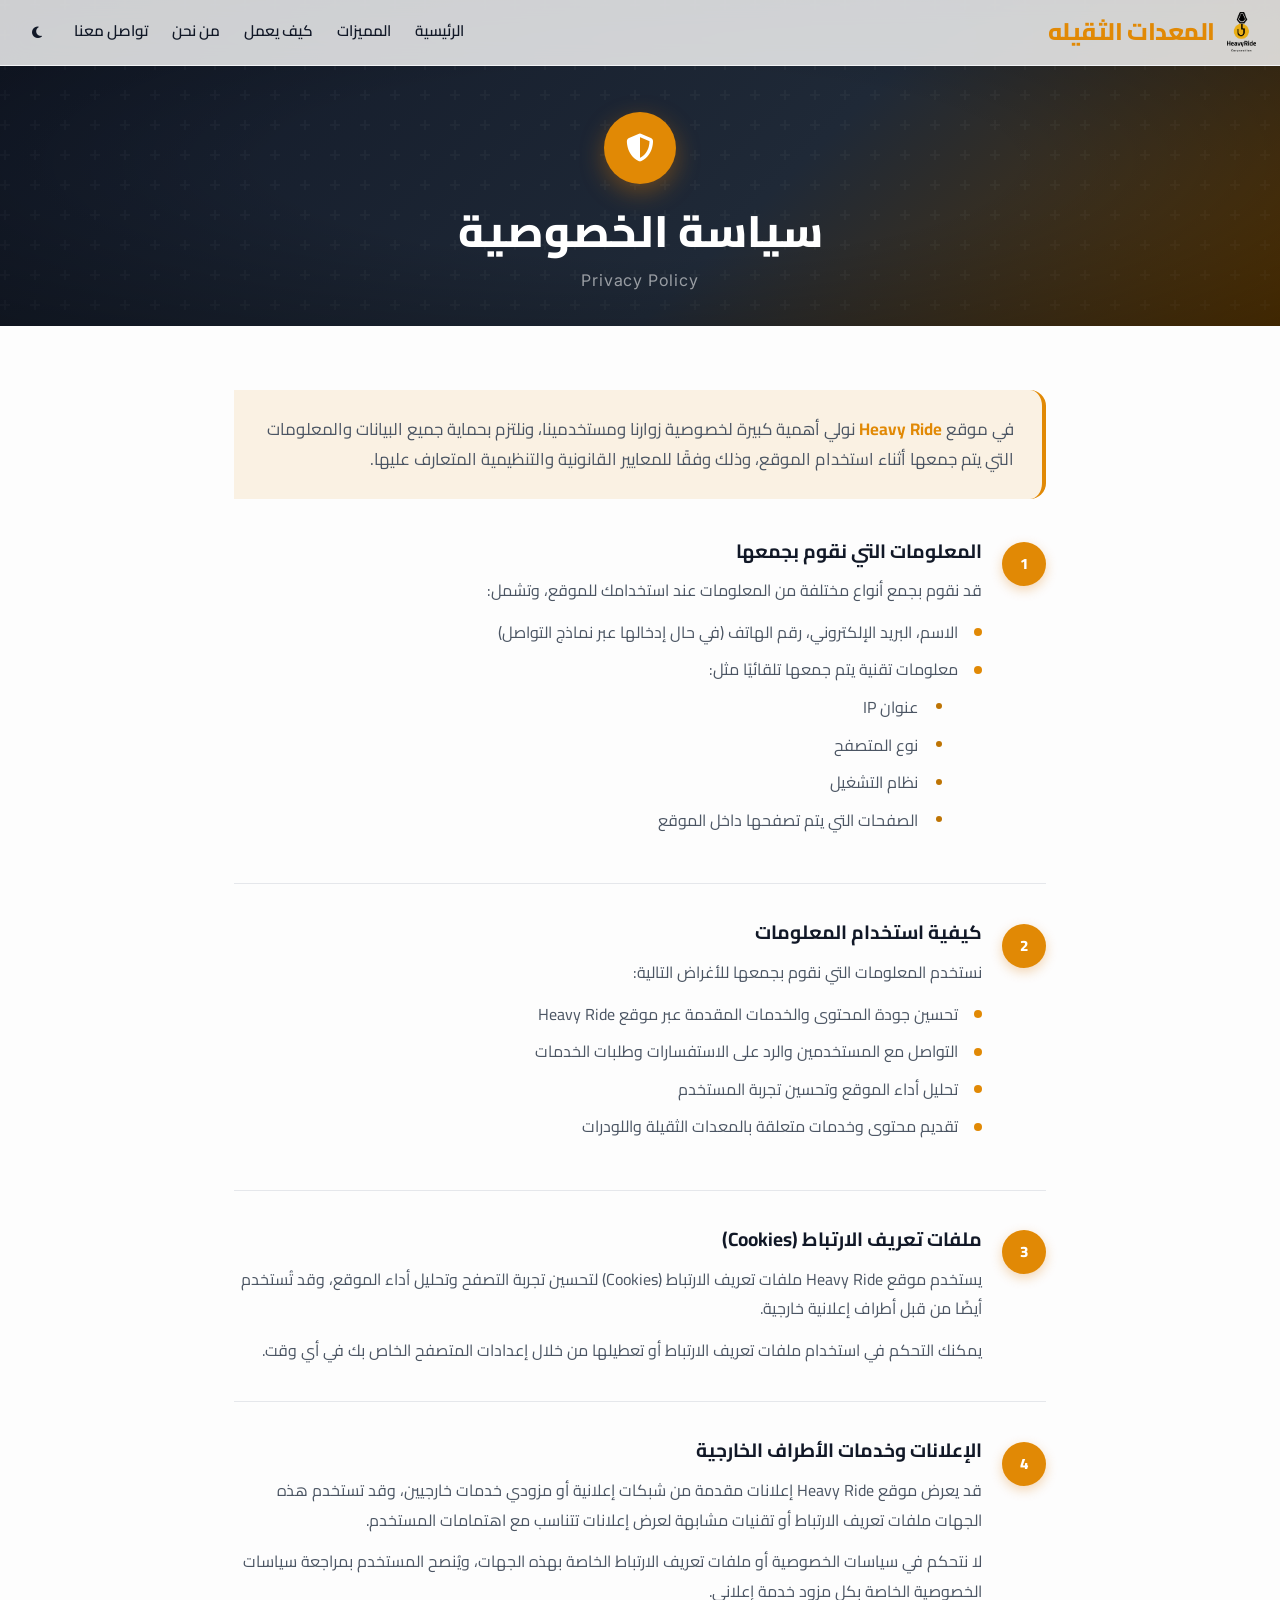
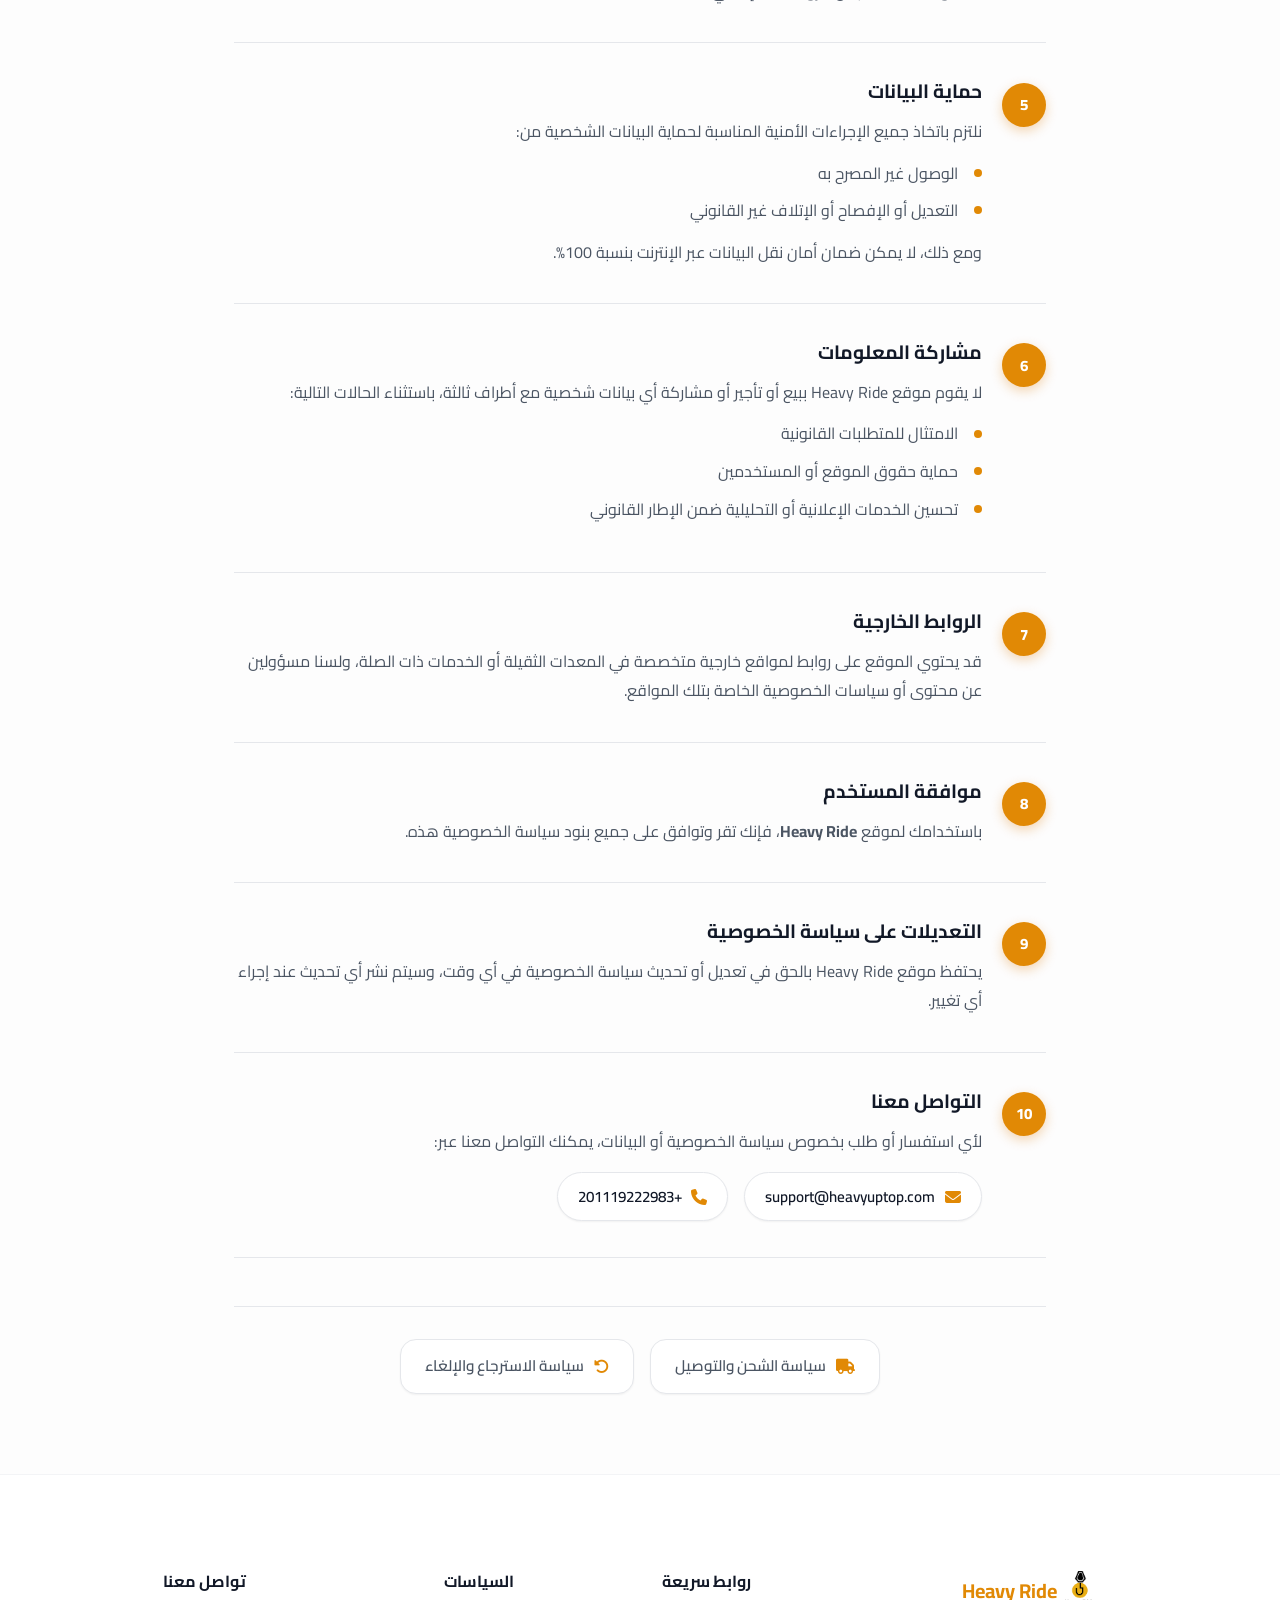
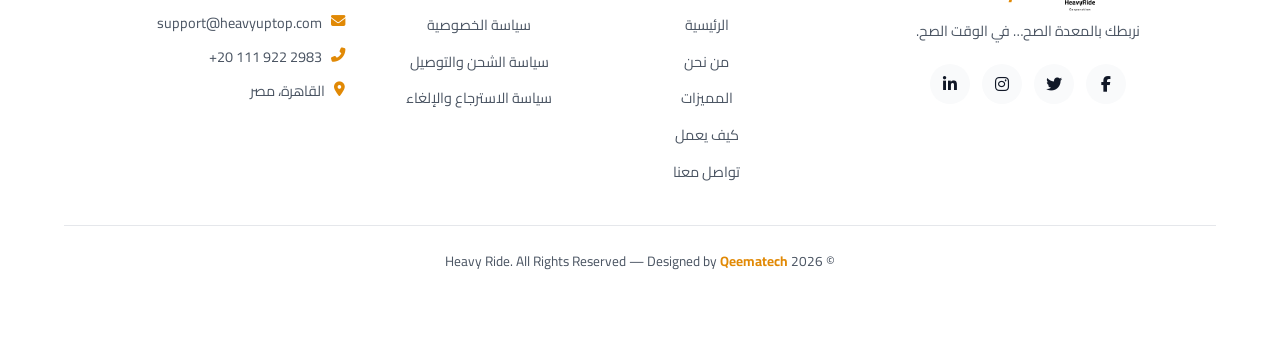
<file: privacy-policy.html>
<!DOCTYPE html>
<html lang="ar" dir="rtl">

<head>
  <meta charset="UTF-8">
  <meta name="viewport" content="width=device-width, initial-scale=1.0">
  <title>سياسة الخصوصية – Heavy Ride</title>
  <meta name="description" content="سياسة الخصوصية الخاصة بمنصة Heavy Ride لتأجير المعدات الثقيلة">
  <link rel="preconnect" href="https://fonts.googleapis.com">
  <link rel="preconnect" href="https://fonts.gstatic.com" crossorigin>
  <link href="https://fonts.googleapis.com/css2?family=Cairo:wght@400;500;600;700;800&family=Inter:wght@400;500;600;700&display=swap" rel="stylesheet">
  <link rel="stylesheet" href="https://cdnjs.cloudflare.com/ajax/libs/font-awesome/6.5.1/css/all.min.css">
  <link rel="stylesheet" href="style.css">
  <link rel="stylesheet" href="policy.css">
  <script>
    (function () {
      var t = localStorage.getItem('heavy-equip-theme');
      if (t === 'dark') document.documentElement.setAttribute('data-theme', 'dark');
    })();
  </script>
</head>

<body>
  <!-- ========== Navigation (مطابق للصفحة الرئيسية) ========== -->
  <header class="nav" id="nav">
    <div class="nav__container">
      <a href="index.html" class="nav__logo">
        <img src="img/logo.png" alt="المعدات الثقيله - المنصة الأولى لتأجير المعدات" class="nav__logo-img">
        <span>المعدات الثقيله</span>
      </a>
      <button class="nav__toggle" id="navToggle" aria-label="فتح القائمة">
        <i class="fas fa-bars"></i>
      </button>
      <nav class="nav__links" id="navLinks">
        <a href="index.html#hero">الرئيسية</a>
        <a href="index.html#benefits">المميزات</a>
        <a href="index.html#how-it-works">كيف يعمل</a>
        <a href="index.html#about">من نحن</a>
        <a href="index.html#contact">تواصل معنا</a>
        <button class="theme-toggle" id="themeToggle" aria-label="تبديل الوضع الليلي/النهاري">
          <i class="fas fa-moon" id="themeIcon"></i>
        </button>
      </nav>
    </div>
  </header>

  <!-- ========== Page Hero ========== -->
  <section class="policy-hero">
    <div class="policy-hero__overlay"></div>
    <div class="policy-hero__content">
      <div class="policy-hero__icon"><i class="fas fa-shield-alt"></i></div>
      <h1 class="policy-hero__title">سياسة الخصوصية</h1>
      <p class="policy-hero__subtitle">Privacy Policy</p>
    </div>
  </section>

  <!-- ========== Policy Content ========== -->
  <main class="policy-page">
    <div class="policy-container">

      <div class="policy-intro">
        <p>في موقع <strong>Heavy Ride</strong> نولي أهمية كبيرة لخصوصية زوارنا ومستخدمينا، ونلتزم بحماية جميع البيانات والمعلومات التي يتم جمعها أثناء استخدام الموقع، وذلك وفقًا للمعايير القانونية والتنظيمية المتعارف عليها.</p>
      </div>

      <div class="policy-section">
        <div class="policy-section__number">1</div>
        <div class="policy-section__body">
          <h2 class="policy-section__title">المعلومات التي نقوم بجمعها</h2>
          <p>قد نقوم بجمع أنواع مختلفة من المعلومات عند استخدامك للموقع، وتشمل:</p>
          <ul class="policy-list">
            <li>الاسم، البريد الإلكتروني، رقم الهاتف (في حال إدخالها عبر نماذج التواصل)</li>
            <li>معلومات تقنية يتم جمعها تلقائيًا مثل:
              <ul class="policy-list policy-list--sub">
                <li>عنوان IP</li>
                <li>نوع المتصفح</li>
                <li>نظام التشغيل</li>
                <li>الصفحات التي يتم تصفحها داخل الموقع</li>
              </ul>
            </li>
          </ul>
        </div>
      </div>

      <div class="policy-section">
        <div class="policy-section__number">2</div>
        <div class="policy-section__body">
          <h2 class="policy-section__title">كيفية استخدام المعلومات</h2>
          <p>نستخدم المعلومات التي نقوم بجمعها للأغراض التالية:</p>
          <ul class="policy-list">
            <li>تحسين جودة المحتوى والخدمات المقدمة عبر موقع Heavy Ride</li>
            <li>التواصل مع المستخدمين والرد على الاستفسارات وطلبات الخدمات</li>
            <li>تحليل أداء الموقع وتحسين تجربة المستخدم</li>
            <li>تقديم محتوى وخدمات متعلقة بالمعدات الثقيلة واللودرات</li>
          </ul>
        </div>
      </div>

      <div class="policy-section">
        <div class="policy-section__number">3</div>
        <div class="policy-section__body">
          <h2 class="policy-section__title">ملفات تعريف الارتباط (Cookies)</h2>
          <p>يستخدم موقع Heavy Ride ملفات تعريف الارتباط (Cookies) لتحسين تجربة التصفح وتحليل أداء الموقع، وقد تُستخدم أيضًا من قبل أطراف إعلانية خارجية.</p>
          <p>يمكنك التحكم في استخدام ملفات تعريف الارتباط أو تعطيلها من خلال إعدادات المتصفح الخاص بك في أي وقت.</p>
        </div>
      </div>

      <div class="policy-section">
        <div class="policy-section__number">4</div>
        <div class="policy-section__body">
          <h2 class="policy-section__title">الإعلانات وخدمات الأطراف الخارجية</h2>
          <p>قد يعرض موقع Heavy Ride إعلانات مقدمة من شبكات إعلانية أو مزودي خدمات خارجيين، وقد تستخدم هذه الجهات ملفات تعريف الارتباط أو تقنيات مشابهة لعرض إعلانات تتناسب مع اهتمامات المستخدم.</p>
          <p>لا نتحكم في سياسات الخصوصية أو ملفات تعريف الارتباط الخاصة بهذه الجهات، ويُنصح المستخدم بمراجعة سياسات الخصوصية الخاصة بكل مزود خدمة إعلاني.</p>
        </div>
      </div>

      <div class="policy-section">
        <div class="policy-section__number">5</div>
        <div class="policy-section__body">
          <h2 class="policy-section__title">حماية البيانات</h2>
          <p>نلتزم باتخاذ جميع الإجراءات الأمنية المناسبة لحماية البيانات الشخصية من:</p>
          <ul class="policy-list">
            <li>الوصول غير المصرح به</li>
            <li>التعديل أو الإفصاح أو الإتلاف غير القانوني</li>
          </ul>
          <p>ومع ذلك، لا يمكن ضمان أمان نقل البيانات عبر الإنترنت بنسبة 100%.</p>
        </div>
      </div>

      <div class="policy-section">
        <div class="policy-section__number">6</div>
        <div class="policy-section__body">
          <h2 class="policy-section__title">مشاركة المعلومات</h2>
          <p>لا يقوم موقع Heavy Ride ببيع أو تأجير أو مشاركة أي بيانات شخصية مع أطراف ثالثة، باستثناء الحالات التالية:</p>
          <ul class="policy-list">
            <li>الامتثال للمتطلبات القانونية</li>
            <li>حماية حقوق الموقع أو المستخدمين</li>
            <li>تحسين الخدمات الإعلانية أو التحليلية ضمن الإطار القانوني</li>
          </ul>
        </div>
      </div>

      <div class="policy-section">
        <div class="policy-section__number">7</div>
        <div class="policy-section__body">
          <h2 class="policy-section__title">الروابط الخارجية</h2>
          <p>قد يحتوي الموقع على روابط لمواقع خارجية متخصصة في المعدات الثقيلة أو الخدمات ذات الصلة، ولسنا مسؤولين عن محتوى أو سياسات الخصوصية الخاصة بتلك المواقع.</p>
        </div>
      </div>

      <div class="policy-section">
        <div class="policy-section__number">8</div>
        <div class="policy-section__body">
          <h2 class="policy-section__title">موافقة المستخدم</h2>
          <p>باستخدامك لموقع <strong>Heavy Ride</strong>، فإنك تقر وتوافق على جميع بنود سياسة الخصوصية هذه.</p>
        </div>
      </div>

      <div class="policy-section">
        <div class="policy-section__number">9</div>
        <div class="policy-section__body">
          <h2 class="policy-section__title">التعديلات على سياسة الخصوصية</h2>
          <p>يحتفظ موقع Heavy Ride بالحق في تعديل أو تحديث سياسة الخصوصية في أي وقت، وسيتم نشر أي تحديث عند إجراء أي تغيير.</p>
        </div>
      </div>

      <div class="policy-section">
        <div class="policy-section__number">10</div>
        <div class="policy-section__body">
          <h2 class="policy-section__title">التواصل معنا</h2>
          <p>لأي استفسار أو طلب بخصوص سياسة الخصوصية أو البيانات، يمكنك التواصل معنا عبر:</p>
          <div class="policy-contact">
            <a href="mailto:support@heavyuptop.com" class="policy-contact__item">
              <i class="fas fa-envelope"></i>
              <span>support@heavyuptop.com</span>
            </a>
            <a href="tel:+201119222983" class="policy-contact__item">
              <i class="fas fa-phone"></i>
              <span>+201119222983</span>
            </a>
          </div>
        </div>
      </div>

      <div class="policy-nav-links">
        <a href="shipping-policy.html" class="policy-nav-link">
          <i class="fas fa-truck"></i>
          سياسة الشحن والتوصيل
        </a>
        <a href="refund-policy.html" class="policy-nav-link">
          <i class="fas fa-undo-alt"></i>
          سياسة الاسترجاع والإلغاء
        </a>
      </div>

    </div>
  </main>

  <!-- ========== Footer ========== -->
  <footer class="footer">
    <div class="footer__container footer__container--full">
      <div class="footer__top">
        <div class="footer__brand">
          <a href="index.html" class="footer__logo">
            <img src="img/logo.png" alt="Heavy Ride" class="nav__logo-img">
            <span>Heavy Ride</span>
          </a>
          <p class="footer__tagline">نربطك بالمعدة الصح… في الوقت الصح.</p>
          <div class="footer__social">
            <a href="#" class="footer__social-link" aria-label="فيسبوك"><i class="fab fa-facebook-f"></i></a>
            <a href="#" class="footer__social-link" aria-label="تويتر"><i class="fab fa-twitter"></i></a>
            <a href="#" class="footer__social-link" aria-label="انستغرام"><i class="fab fa-instagram"></i></a>
            <a href="#" class="footer__social-link" aria-label="لينكد إن"><i class="fab fa-linkedin-in"></i></a>
          </div>
        </div>

        <div class="footer__col">
          <h4 class="footer__col-title">روابط سريعة</h4>
          <ul class="footer__col-links">
            <li><a href="index.html#hero">الرئيسية</a></li>
            <li><a href="index.html#about">من نحن</a></li>
            <li><a href="index.html#benefits">المميزات</a></li>
            <li><a href="index.html#how-it-works">كيف يعمل</a></li>
            <li><a href="index.html#contact">تواصل معنا</a></li>
          </ul>
        </div>

        <div class="footer__col">
          <h4 class="footer__col-title">السياسات</h4>
          <ul class="footer__col-links">
            <li><a href="privacy-policy.html">سياسة الخصوصية</a></li>
            <li><a href="shipping-policy.html">سياسة الشحن والتوصيل</a></li>
            <li><a href="refund-policy.html">سياسة الاسترجاع والإلغاء</a></li>
          </ul>
        </div>

        <div class="footer__col">
          <h4 class="footer__col-title">تواصل معنا</h4>
          <ul class="footer__col-links footer__col-links--contact">
            <li>
              <i class="fas fa-envelope"></i>
              <a href="mailto:support@heavyuptop.com">support@heavyuptop.com</a>
            </li>
            <li>
              <i class="fas fa-phone-alt"></i>
              <a href="tel:+201119222983" dir="ltr">+20 111 922 2983</a>
            </li>
            <li>
              <i class="fas fa-map-marker-alt"></i>
              <span>القاهرة، مصر</span>
            </li>
          </ul>
        </div>
      </div>

      <div class="footer__bottom">
        <p class="footer__copy">
          &copy; <span id="year"></span> Heavy Ride. All Rights Reserved &mdash; Designed by <a
            href="http://www.qeematech.net/" rel="dofollow" style="color: var(--primary); font-weight: 700;">Qeematech</a>
        </p>
      </div>
    </div>
  </footer>

  <script>
    document.getElementById('year').textContent = new Date().getFullYear();

    const navToggle = document.getElementById('navToggle');
    const navLinks = document.getElementById('navLinks');
    navToggle.addEventListener('click', () => {
      navLinks.classList.toggle('is-open');
      const isOpen = navLinks.classList.contains('is-open');
      navToggle.setAttribute('aria-label', isOpen ? 'إغلاق القائمة' : 'فتح القائمة');
      navToggle.querySelector('i').className = isOpen ? 'fas fa-times' : 'fas fa-bars';
    });
    navLinks.querySelectorAll('a').forEach(a => {
      a.addEventListener('click', () => {
        navLinks.classList.remove('is-open');
        navToggle.querySelector('i').className = 'fas fa-bars';
        navToggle.setAttribute('aria-label', 'فتح القائمة');
      });
    });

    const themeToggle = document.getElementById('themeToggle');
    const themeIcon = document.getElementById('themeIcon');
    function applyTheme(t) {
      if (t === 'dark') {
        document.documentElement.setAttribute('data-theme', 'dark');
        themeIcon.className = 'fas fa-sun';
      } else {
        document.documentElement.removeAttribute('data-theme');
        themeIcon.className = 'fas fa-moon';
      }
    }
    applyTheme(localStorage.getItem('heavy-equip-theme') || 'light');
    themeToggle.addEventListener('click', () => {
      const isDark = document.documentElement.getAttribute('data-theme') === 'dark';
      const next = isDark ? 'light' : 'dark';
      localStorage.setItem('heavy-equip-theme', next);
      applyTheme(next);
    });
  </script>
</body>

</html>
</file>
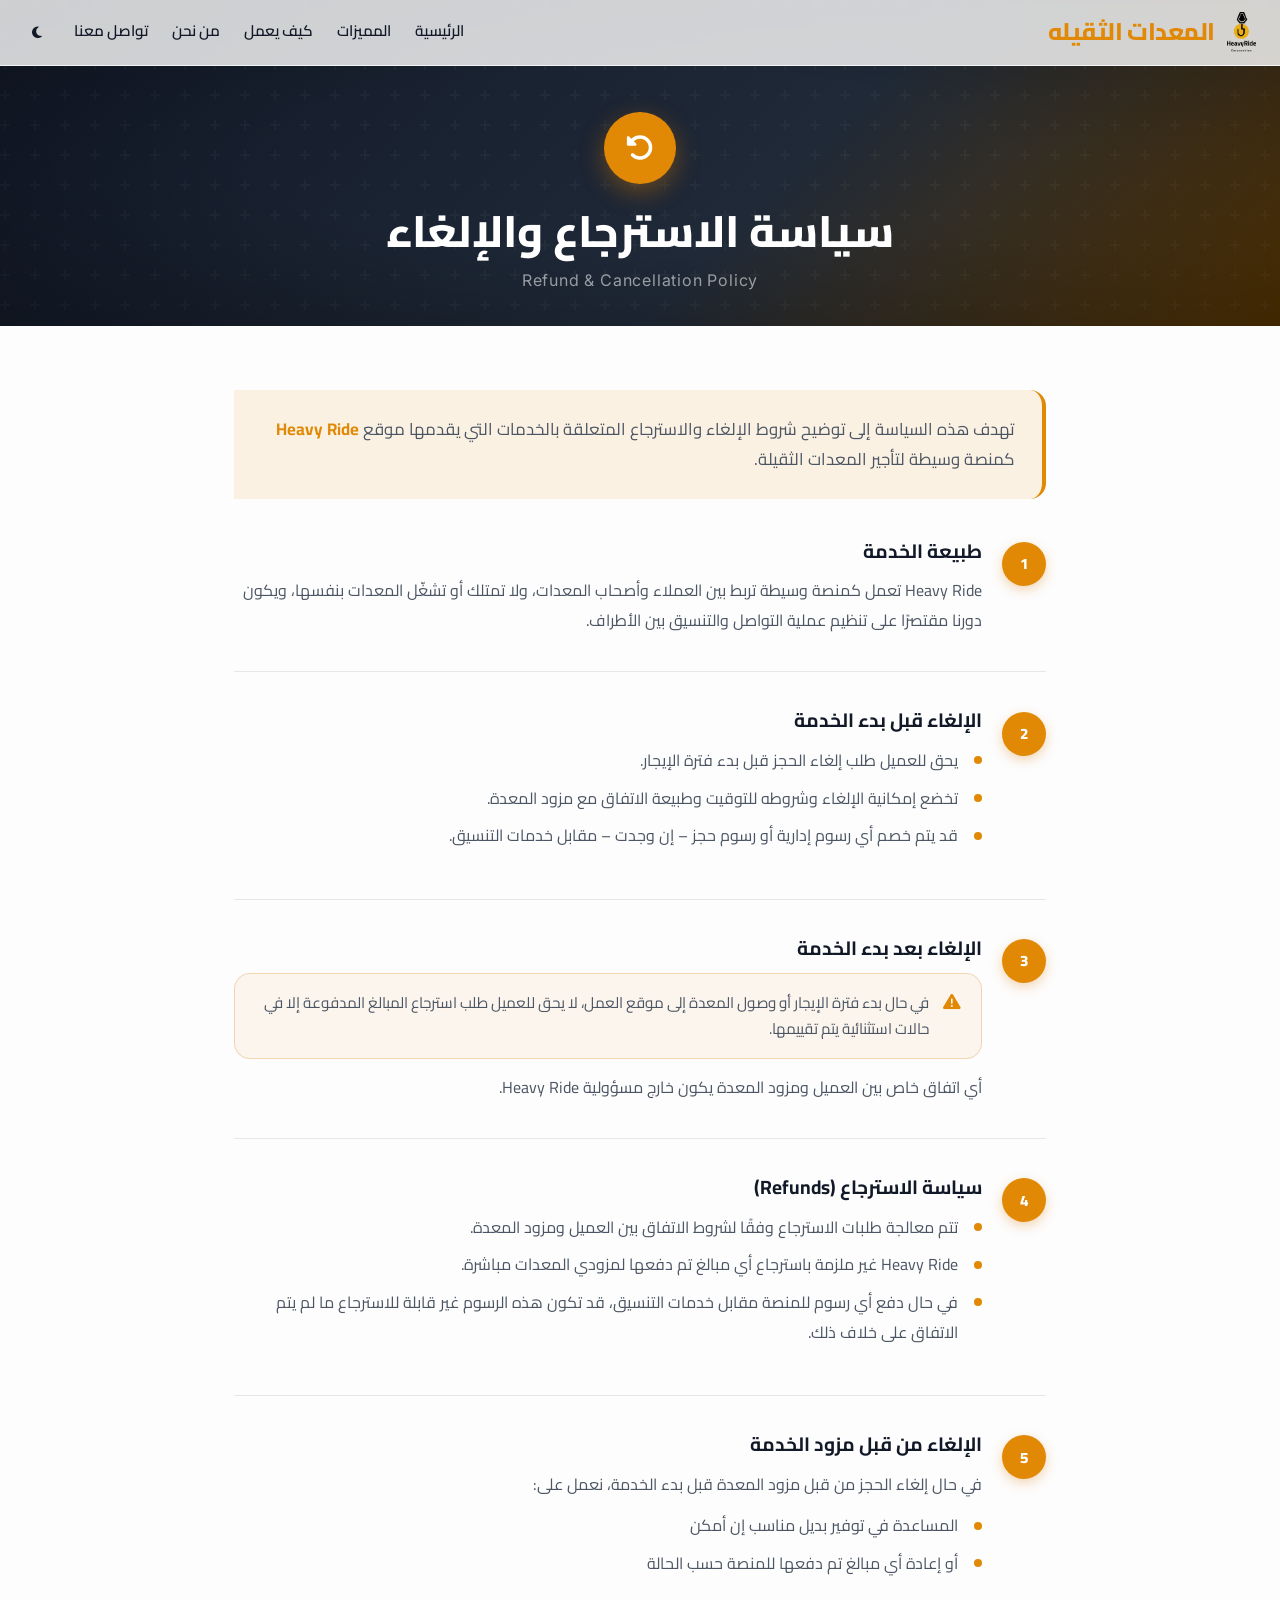
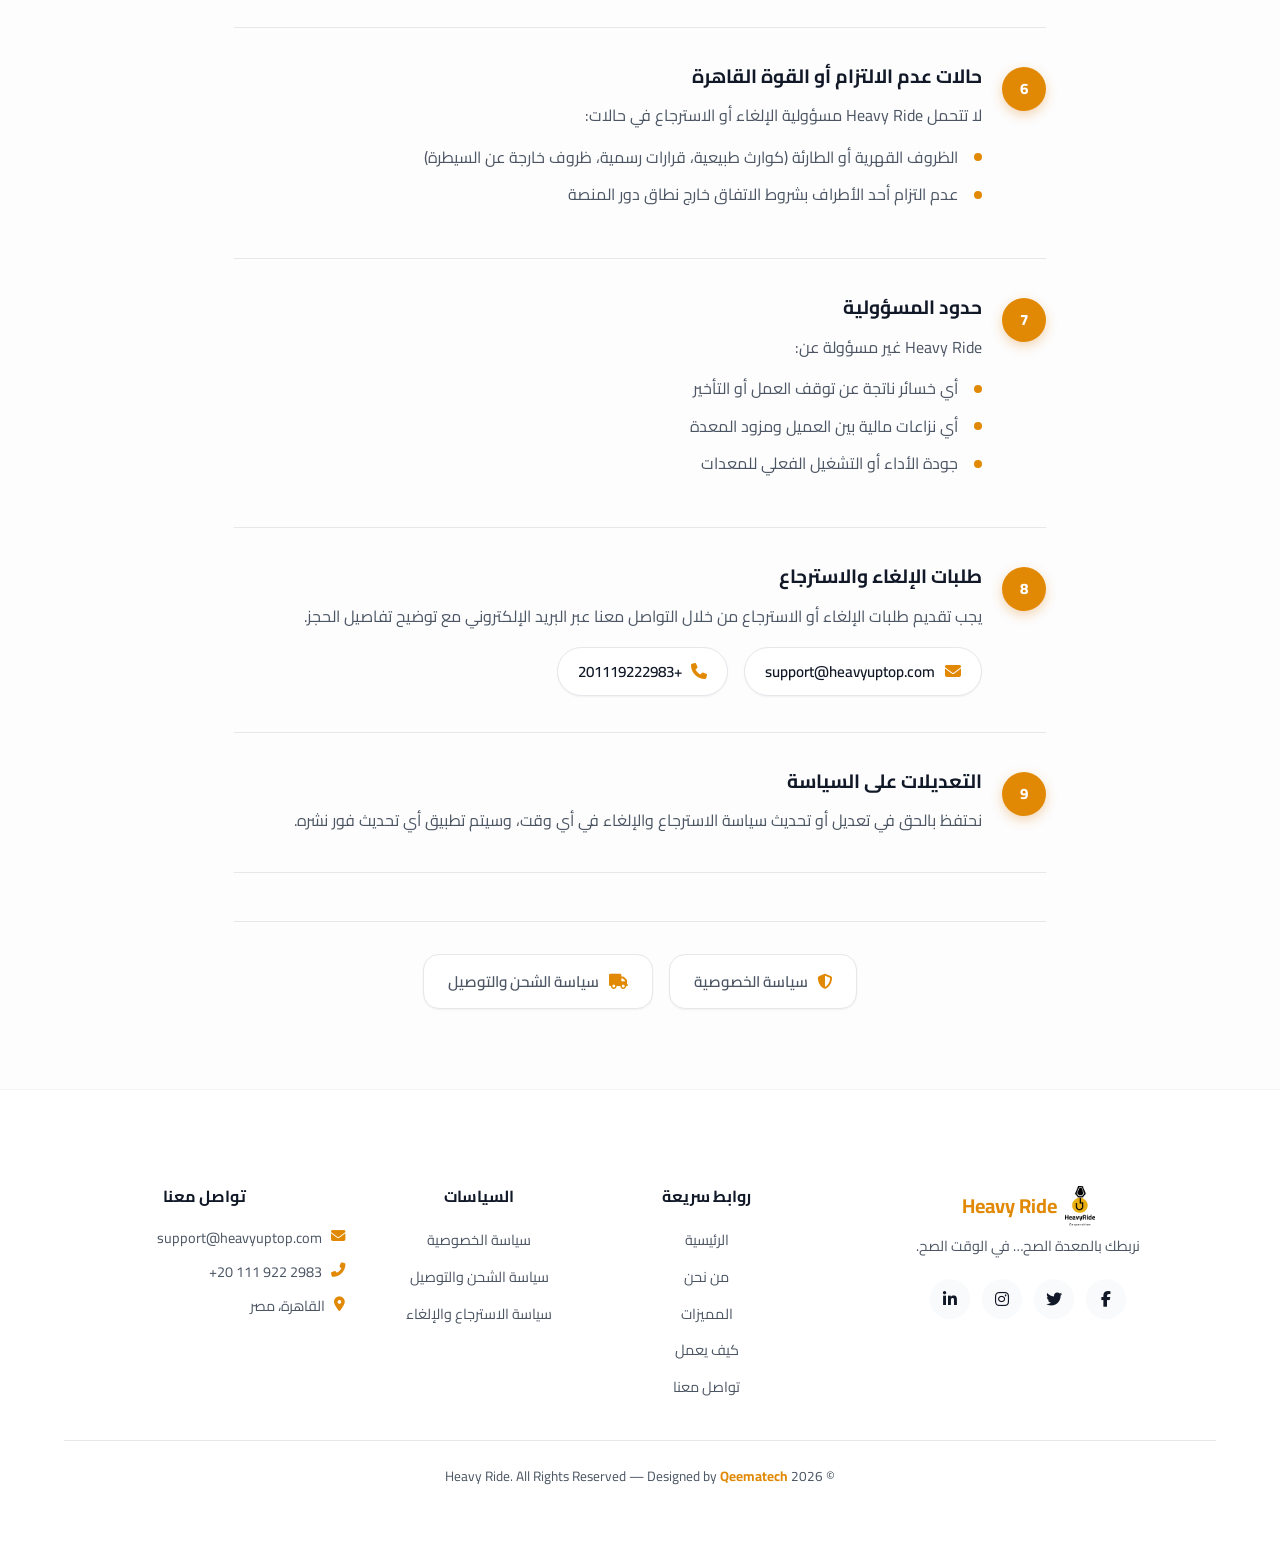
<file: refund-policy.html>
<!DOCTYPE html>
<html lang="ar" dir="rtl">

<head>
  <meta charset="UTF-8">
  <meta name="viewport" content="width=device-width, initial-scale=1.0">
  <title>سياسة الاسترجاع والإلغاء – Heavy Ride</title>
  <meta name="description" content="سياسة الاسترجاع والإلغاء الخاصة بمنصة Heavy Ride لتأجير المعدات الثقيلة">
  <link rel="preconnect" href="https://fonts.googleapis.com">
  <link rel="preconnect" href="https://fonts.gstatic.com" crossorigin>
  <link href="https://fonts.googleapis.com/css2?family=Cairo:wght@400;500;600;700;800&family=Inter:wght@400;500;600;700&display=swap" rel="stylesheet">
  <link rel="stylesheet" href="https://cdnjs.cloudflare.com/ajax/libs/font-awesome/6.5.1/css/all.min.css">
  <link rel="stylesheet" href="style.css">
  <link rel="stylesheet" href="policy.css">
  <script>
    (function () {
      var t = localStorage.getItem('heavy-equip-theme');
      if (t === 'dark') document.documentElement.setAttribute('data-theme', 'dark');
    })();
  </script>
</head>

<body>
  <!-- ========== Navigation (مطابق للصفحة الرئيسية) ========== -->
  <header class="nav" id="nav">
    <div class="nav__container">
      <a href="index.html" class="nav__logo">
        <img src="img/logo.png" alt="المعدات الثقيله - المنصة الأولى لتأجير المعدات" class="nav__logo-img">
        <span>المعدات الثقيله</span>
      </a>
      <button class="nav__toggle" id="navToggle" aria-label="فتح القائمة">
        <i class="fas fa-bars"></i>
      </button>
      <nav class="nav__links" id="navLinks">
        <a href="index.html#hero">الرئيسية</a>
        <a href="index.html#benefits">المميزات</a>
        <a href="index.html#how-it-works">كيف يعمل</a>
        <a href="index.html#about">من نحن</a>
        <a href="index.html#contact">تواصل معنا</a>
        <button class="theme-toggle" id="themeToggle" aria-label="تبديل الوضع الليلي/النهاري">
          <i class="fas fa-moon" id="themeIcon"></i>
        </button>
      </nav>
    </div>
  </header>

  <!-- ========== Page Hero ========== -->
  <section class="policy-hero policy-hero--refund">
    <div class="policy-hero__overlay"></div>
    <div class="policy-hero__content">
      <div class="policy-hero__icon"><i class="fas fa-undo-alt"></i></div>
      <h1 class="policy-hero__title">سياسة الاسترجاع والإلغاء</h1>
      <p class="policy-hero__subtitle">Refund & Cancellation Policy</p>
    </div>
  </section>

  <!-- ========== Policy Content ========== -->
  <main class="policy-page">
    <div class="policy-container">

      <div class="policy-intro">
        <p>تهدف هذه السياسة إلى توضيح شروط الإلغاء والاسترجاع المتعلقة بالخدمات التي يقدمها موقع <strong>Heavy Ride</strong> كمنصة وسيطة لتأجير المعدات الثقيلة.</p>
      </div>

      <div class="policy-section">
        <div class="policy-section__number">1</div>
        <div class="policy-section__body">
          <h2 class="policy-section__title">طبيعة الخدمة</h2>
          <p>Heavy Ride تعمل كمنصة وسيطة تربط بين العملاء وأصحاب المعدات، ولا تمتلك أو تشغّل المعدات بنفسها، ويكون دورنا مقتصرًا على تنظيم عملية التواصل والتنسيق بين الأطراف.</p>
        </div>
      </div>

      <div class="policy-section">
        <div class="policy-section__number">2</div>
        <div class="policy-section__body">
          <h2 class="policy-section__title">الإلغاء قبل بدء الخدمة</h2>
          <ul class="policy-list">
            <li>يحق للعميل طلب إلغاء الحجز قبل بدء فترة الإيجار.</li>
            <li>تخضع إمكانية الإلغاء وشروطه للتوقيت وطبيعة الاتفاق مع مزود المعدة.</li>
            <li>قد يتم خصم أي رسوم إدارية أو رسوم حجز – إن وجدت – مقابل خدمات التنسيق.</li>
          </ul>
        </div>
      </div>

      <div class="policy-section">
        <div class="policy-section__number">3</div>
        <div class="policy-section__body">
          <h2 class="policy-section__title">الإلغاء بعد بدء الخدمة</h2>
          <div class="policy-note policy-note--warning">
            <i class="fas fa-exclamation-triangle"></i>
            <span>في حال بدء فترة الإيجار أو وصول المعدة إلى موقع العمل، لا يحق للعميل طلب استرجاع المبالغ المدفوعة إلا في حالات استثنائية يتم تقييمها.</span>
          </div>
          <p>أي اتفاق خاص بين العميل ومزود المعدة يكون خارج مسؤولية Heavy Ride.</p>
        </div>
      </div>

      <div class="policy-section">
        <div class="policy-section__number">4</div>
        <div class="policy-section__body">
          <h2 class="policy-section__title">سياسة الاسترجاع (Refunds)</h2>
          <ul class="policy-list">
            <li>تتم معالجة طلبات الاسترجاع وفقًا لشروط الاتفاق بين العميل ومزود المعدة.</li>
            <li>Heavy Ride غير ملزمة باسترجاع أي مبالغ تم دفعها لمزودي المعدات مباشرة.</li>
            <li>في حال دفع أي رسوم للمنصة مقابل خدمات التنسيق، قد تكون هذه الرسوم غير قابلة للاسترجاع ما لم يتم الاتفاق على خلاف ذلك.</li>
          </ul>
        </div>
      </div>

      <div class="policy-section">
        <div class="policy-section__number">5</div>
        <div class="policy-section__body">
          <h2 class="policy-section__title">الإلغاء من قبل مزود الخدمة</h2>
          <p>في حال إلغاء الحجز من قبل مزود المعدة قبل بدء الخدمة، نعمل على:</p>
          <ul class="policy-list">
            <li>المساعدة في توفير بديل مناسب إن أمكن</li>
            <li>أو إعادة أي مبالغ تم دفعها للمنصة حسب الحالة</li>
          </ul>
        </div>
      </div>

      <div class="policy-section">
        <div class="policy-section__number">6</div>
        <div class="policy-section__body">
          <h2 class="policy-section__title">حالات عدم الالتزام أو القوة القاهرة</h2>
          <p>لا تتحمل Heavy Ride مسؤولية الإلغاء أو الاسترجاع في حالات:</p>
          <ul class="policy-list">
            <li>الظروف القهرية أو الطارئة (كوارث طبيعية، قرارات رسمية، ظروف خارجة عن السيطرة)</li>
            <li>عدم التزام أحد الأطراف بشروط الاتفاق خارج نطاق دور المنصة</li>
          </ul>
        </div>
      </div>

      <div class="policy-section">
        <div class="policy-section__number">7</div>
        <div class="policy-section__body">
          <h2 class="policy-section__title">حدود المسؤولية</h2>
          <p>Heavy Ride غير مسؤولة عن:</p>
          <ul class="policy-list">
            <li>أي خسائر ناتجة عن توقف العمل أو التأخير</li>
            <li>أي نزاعات مالية بين العميل ومزود المعدة</li>
            <li>جودة الأداء أو التشغيل الفعلي للمعدات</li>
          </ul>
        </div>
      </div>

      <div class="policy-section">
        <div class="policy-section__number">8</div>
        <div class="policy-section__body">
          <h2 class="policy-section__title">طلبات الإلغاء والاسترجاع</h2>
          <p>يجب تقديم طلبات الإلغاء أو الاسترجاع من خلال التواصل معنا عبر البريد الإلكتروني مع توضيح تفاصيل الحجز.</p>
          <div class="policy-contact">
            <a href="mailto:support@heavyuptop.com" class="policy-contact__item">
              <i class="fas fa-envelope"></i>
              <span>support@heavyuptop.com</span>
            </a>
            <a href="tel:+201119222983" class="policy-contact__item">
              <i class="fas fa-phone"></i>
              <span>+201119222983</span>
            </a>
          </div>
        </div>
      </div>

      <div class="policy-section">
        <div class="policy-section__number">9</div>
        <div class="policy-section__body">
          <h2 class="policy-section__title">التعديلات على السياسة</h2>
          <p>نحتفظ بالحق في تعديل أو تحديث سياسة الاسترجاع والإلغاء في أي وقت، وسيتم تطبيق أي تحديث فور نشره.</p>
        </div>
      </div>

      <div class="policy-nav-links">
        <a href="privacy-policy.html" class="policy-nav-link">
          <i class="fas fa-shield-alt"></i>
          سياسة الخصوصية
        </a>
        <a href="shipping-policy.html" class="policy-nav-link">
          <i class="fas fa-truck"></i>
          سياسة الشحن والتوصيل
        </a>
      </div>

    </div>
  </main>

  <!-- ========== Footer ========== -->
  <footer class="footer">
    <div class="footer__container footer__container--full">
      <div class="footer__top">
        <div class="footer__brand">
          <a href="index.html" class="footer__logo">
            <img src="img/logo.png" alt="Heavy Ride" class="nav__logo-img">
            <span>Heavy Ride</span>
          </a>
          <p class="footer__tagline">نربطك بالمعدة الصح… في الوقت الصح.</p>
          <div class="footer__social">
            <a href="#" class="footer__social-link" aria-label="فيسبوك"><i class="fab fa-facebook-f"></i></a>
            <a href="#" class="footer__social-link" aria-label="تويتر"><i class="fab fa-twitter"></i></a>
            <a href="#" class="footer__social-link" aria-label="انستغرام"><i class="fab fa-instagram"></i></a>
            <a href="#" class="footer__social-link" aria-label="لينكد إن"><i class="fab fa-linkedin-in"></i></a>
          </div>
        </div>

        <div class="footer__col">
          <h4 class="footer__col-title">روابط سريعة</h4>
          <ul class="footer__col-links">
            <li><a href="index.html#hero">الرئيسية</a></li>
            <li><a href="index.html#about">من نحن</a></li>
            <li><a href="index.html#benefits">المميزات</a></li>
            <li><a href="index.html#how-it-works">كيف يعمل</a></li>
            <li><a href="index.html#contact">تواصل معنا</a></li>
          </ul>
        </div>

        <div class="footer__col">
          <h4 class="footer__col-title">السياسات</h4>
          <ul class="footer__col-links">
            <li><a href="privacy-policy.html">سياسة الخصوصية</a></li>
            <li><a href="shipping-policy.html">سياسة الشحن والتوصيل</a></li>
            <li><a href="refund-policy.html">سياسة الاسترجاع والإلغاء</a></li>
          </ul>
        </div>

        <div class="footer__col">
          <h4 class="footer__col-title">تواصل معنا</h4>
          <ul class="footer__col-links footer__col-links--contact">
            <li>
              <i class="fas fa-envelope"></i>
              <a href="mailto:support@heavyuptop.com">support@heavyuptop.com</a>
            </li>
            <li>
              <i class="fas fa-phone-alt"></i>
              <a href="tel:+201119222983" dir="ltr">+20 111 922 2983</a>
            </li>
            <li>
              <i class="fas fa-map-marker-alt"></i>
              <span>القاهرة، مصر</span>
            </li>
          </ul>
        </div>
      </div>

      <div class="footer__bottom">
        <p class="footer__copy">
          &copy; <span id="year"></span> Heavy Ride. All Rights Reserved &mdash; Designed by <a
            href="http://www.qeematech.net/" rel="dofollow" style="color: var(--primary); font-weight: 700;">Qeematech</a>
        </p>
      </div>
    </div>
  </footer>

  <script>
    document.getElementById('year').textContent = new Date().getFullYear();

    const navToggle = document.getElementById('navToggle');
    const navLinks = document.getElementById('navLinks');
    navToggle.addEventListener('click', () => {
      navLinks.classList.toggle('is-open');
      const isOpen = navLinks.classList.contains('is-open');
      navToggle.setAttribute('aria-label', isOpen ? 'إغلاق القائمة' : 'فتح القائمة');
      navToggle.querySelector('i').className = isOpen ? 'fas fa-times' : 'fas fa-bars';
    });
    navLinks.querySelectorAll('a').forEach(a => {
      a.addEventListener('click', () => {
        navLinks.classList.remove('is-open');
        navToggle.querySelector('i').className = 'fas fa-bars';
        navToggle.setAttribute('aria-label', 'فتح القائمة');
      });
    });

    const themeToggle = document.getElementById('themeToggle');
    const themeIcon = document.getElementById('themeIcon');
    function applyTheme(t) {
      if (t === 'dark') {
        document.documentElement.setAttribute('data-theme', 'dark');
        themeIcon.className = 'fas fa-sun';
      } else {
        document.documentElement.removeAttribute('data-theme');
        themeIcon.className = 'fas fa-moon';
      }
    }
    applyTheme(localStorage.getItem('heavy-equip-theme') || 'light');
    themeToggle.addEventListener('click', () => {
      const isDark = document.documentElement.getAttribute('data-theme') === 'dark';
      const next = isDark ? 'light' : 'dark';
      localStorage.setItem('heavy-equip-theme', next);
      applyTheme(next);
    });
  </script>
</body>

</html>
</file>
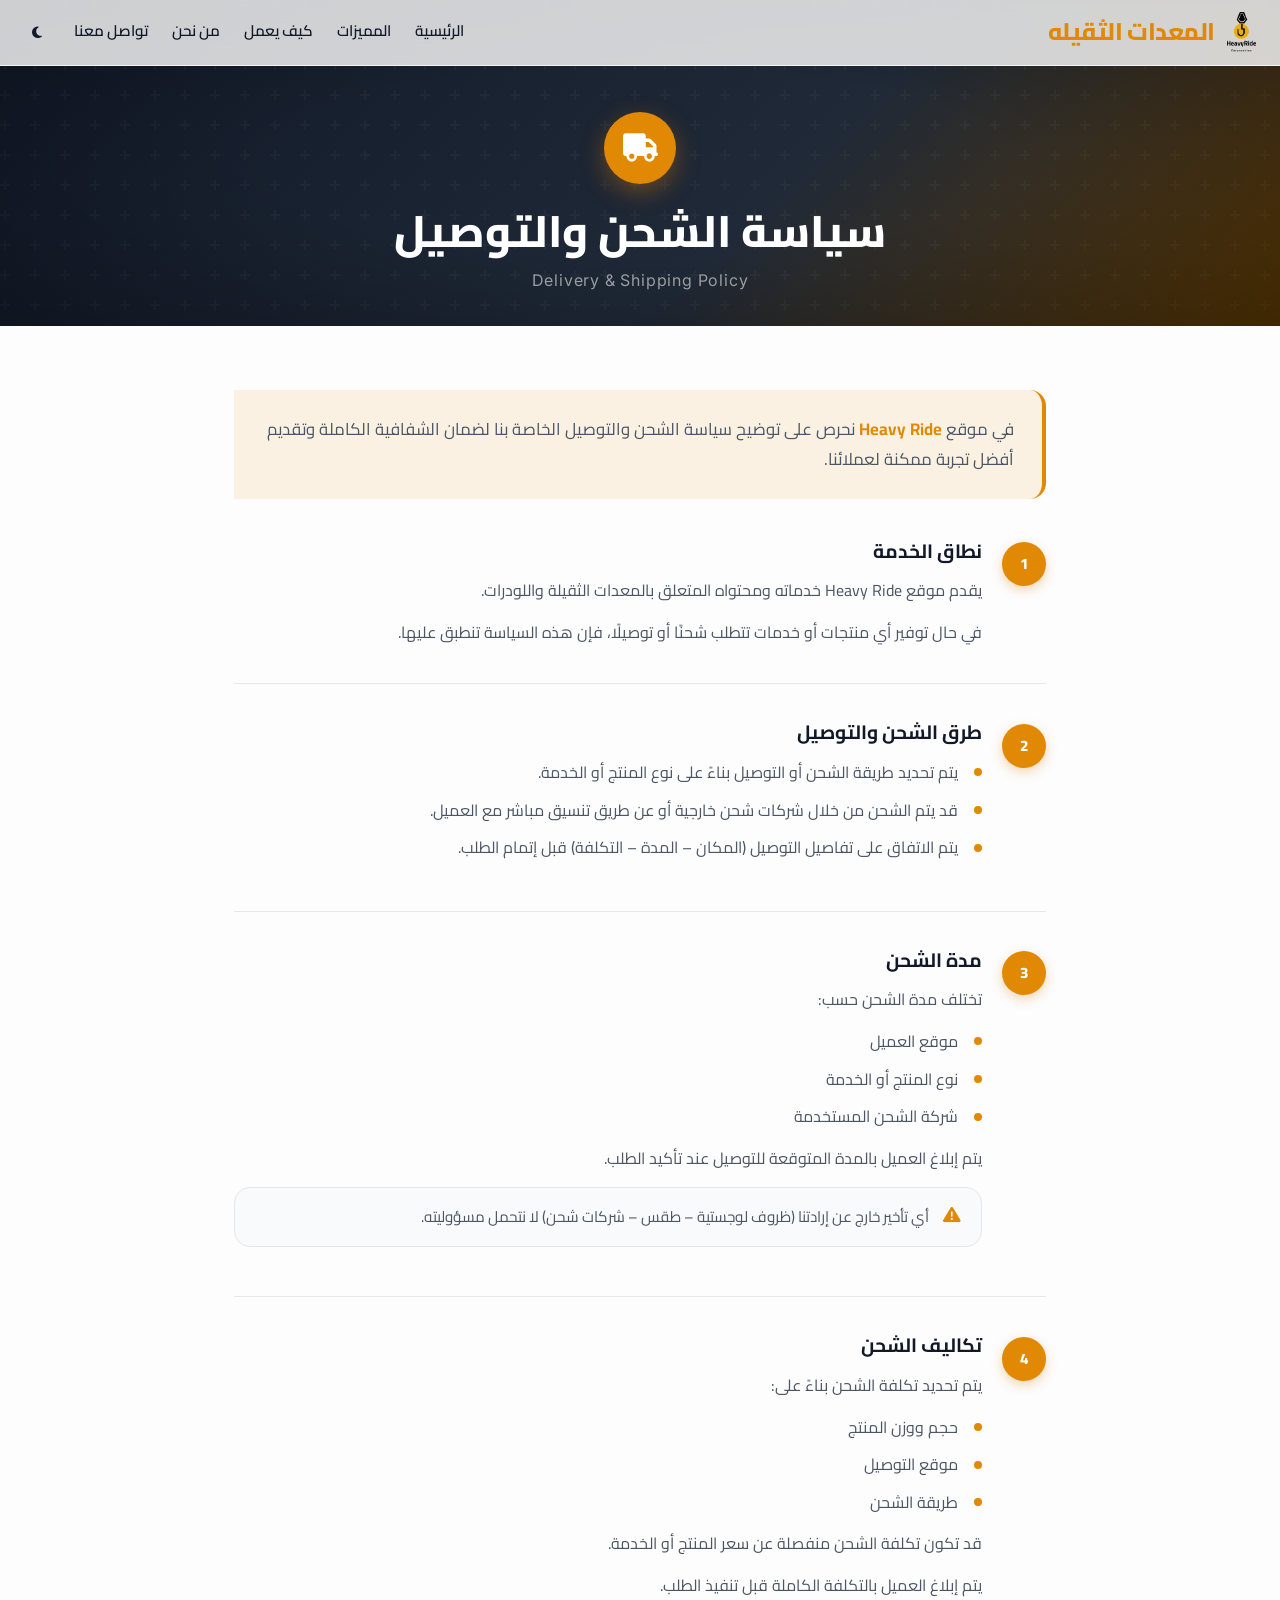
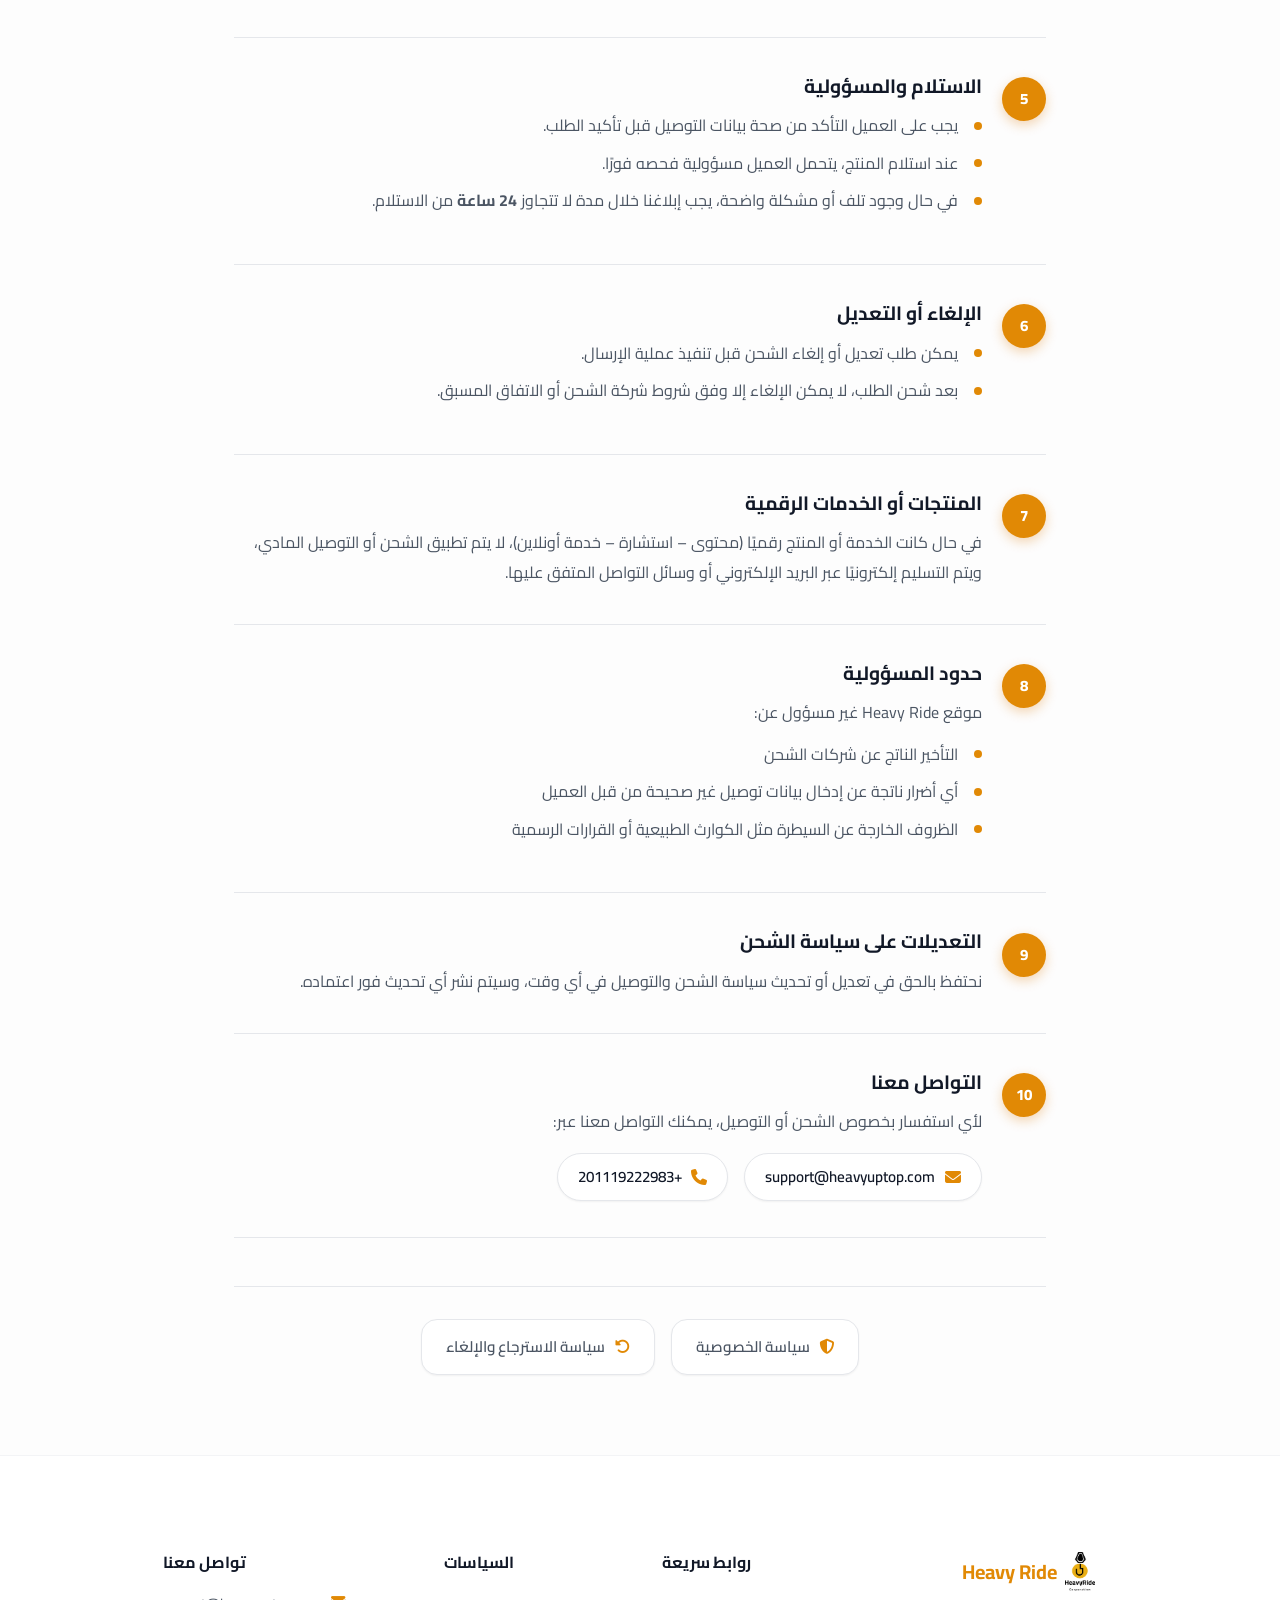
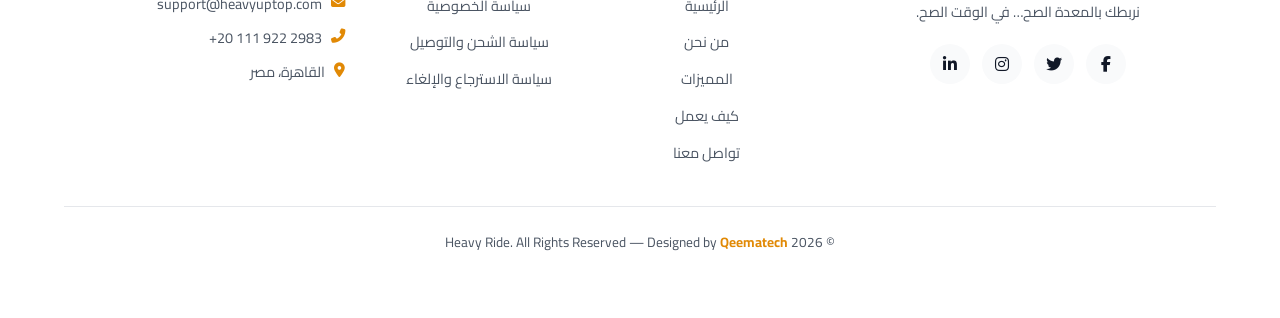
<file: shipping-policy.html>
<!DOCTYPE html>
<html lang="ar" dir="rtl">

<head>
  <meta charset="UTF-8">
  <meta name="viewport" content="width=device-width, initial-scale=1.0">
  <title>سياسة الشحن والتوصيل – Heavy Ride</title>
  <meta name="description" content="سياسة الشحن والتوصيل الخاصة بمنصة Heavy Ride لتأجير المعدات الثقيلة">
  <link rel="preconnect" href="https://fonts.googleapis.com">
  <link rel="preconnect" href="https://fonts.gstatic.com" crossorigin>
  <link href="https://fonts.googleapis.com/css2?family=Cairo:wght@400;500;600;700;800&family=Inter:wght@400;500;600;700&display=swap" rel="stylesheet">
  <link rel="stylesheet" href="https://cdnjs.cloudflare.com/ajax/libs/font-awesome/6.5.1/css/all.min.css">
  <link rel="stylesheet" href="style.css">
  <link rel="stylesheet" href="policy.css">
  <script>
    (function () {
      var t = localStorage.getItem('heavy-equip-theme');
      if (t === 'dark') document.documentElement.setAttribute('data-theme', 'dark');
    })();
  </script>
</head>

<body>
  <!-- ========== Navigation (مطابق للصفحة الرئيسية) ========== -->
  <header class="nav" id="nav">
    <div class="nav__container">
      <a href="index.html" class="nav__logo">
        <img src="img/logo.png" alt="المعدات الثقيله - المنصة الأولى لتأجير المعدات" class="nav__logo-img">
        <span>المعدات الثقيله</span>
      </a>
      <button class="nav__toggle" id="navToggle" aria-label="فتح القائمة">
        <i class="fas fa-bars"></i>
      </button>
      <nav class="nav__links" id="navLinks">
        <a href="index.html#hero">الرئيسية</a>
        <a href="index.html#benefits">المميزات</a>
        <a href="index.html#how-it-works">كيف يعمل</a>
        <a href="index.html#about">من نحن</a>
        <a href="index.html#contact">تواصل معنا</a>
        <button class="theme-toggle" id="themeToggle" aria-label="تبديل الوضع الليلي/النهاري">
          <i class="fas fa-moon" id="themeIcon"></i>
        </button>
      </nav>
    </div>
  </header>

  <!-- ========== Page Hero ========== -->
  <section class="policy-hero policy-hero--shipping">
    <div class="policy-hero__overlay"></div>
    <div class="policy-hero__content">
      <div class="policy-hero__icon"><i class="fas fa-truck"></i></div>
      <h1 class="policy-hero__title">سياسة الشحن والتوصيل</h1>
      <p class="policy-hero__subtitle">Delivery & Shipping Policy</p>
    </div>
  </section>

  <!-- ========== Policy Content ========== -->
  <main class="policy-page">
    <div class="policy-container">

      <div class="policy-intro">
        <p>في موقع <strong>Heavy Ride</strong> نحرص على توضيح سياسة الشحن والتوصيل الخاصة بنا لضمان الشفافية الكاملة وتقديم أفضل تجربة ممكنة لعملائنا.</p>
      </div>

      <div class="policy-section">
        <div class="policy-section__number">1</div>
        <div class="policy-section__body">
          <h2 class="policy-section__title">نطاق الخدمة</h2>
          <p>يقدم موقع Heavy Ride خدماته ومحتواه المتعلق بالمعدات الثقيلة واللودرات.</p>
          <p>في حال توفير أي منتجات أو خدمات تتطلب شحنًا أو توصيلًا، فإن هذه السياسة تنطبق عليها.</p>
        </div>
      </div>

      <div class="policy-section">
        <div class="policy-section__number">2</div>
        <div class="policy-section__body">
          <h2 class="policy-section__title">طرق الشحن والتوصيل</h2>
          <ul class="policy-list">
            <li>يتم تحديد طريقة الشحن أو التوصيل بناءً على نوع المنتج أو الخدمة.</li>
            <li>قد يتم الشحن من خلال شركات شحن خارجية أو عن طريق تنسيق مباشر مع العميل.</li>
            <li>يتم الاتفاق على تفاصيل التوصيل (المكان – المدة – التكلفة) قبل إتمام الطلب.</li>
          </ul>
        </div>
      </div>

      <div class="policy-section">
        <div class="policy-section__number">3</div>
        <div class="policy-section__body">
          <h2 class="policy-section__title">مدة الشحن</h2>
          <p>تختلف مدة الشحن حسب:</p>
          <ul class="policy-list">
            <li>موقع العميل</li>
            <li>نوع المنتج أو الخدمة</li>
            <li>شركة الشحن المستخدمة</li>
          </ul>
          <p>يتم إبلاغ العميل بالمدة المتوقعة للتوصيل عند تأكيد الطلب.</p>
          <div class="policy-note">
            <i class="fas fa-exclamation-triangle"></i>
            <span>أي تأخير خارج عن إرادتنا (ظروف لوجستية – طقس – شركات شحن) لا نتحمل مسؤوليته.</span>
          </div>
        </div>
      </div>

      <div class="policy-section">
        <div class="policy-section__number">4</div>
        <div class="policy-section__body">
          <h2 class="policy-section__title">تكاليف الشحن</h2>
          <p>يتم تحديد تكلفة الشحن بناءً على:</p>
          <ul class="policy-list">
            <li>حجم ووزن المنتج</li>
            <li>موقع التوصيل</li>
            <li>طريقة الشحن</li>
          </ul>
          <p>قد تكون تكلفة الشحن منفصلة عن سعر المنتج أو الخدمة.</p>
          <p>يتم إبلاغ العميل بالتكلفة الكاملة قبل تنفيذ الطلب.</p>
        </div>
      </div>

      <div class="policy-section">
        <div class="policy-section__number">5</div>
        <div class="policy-section__body">
          <h2 class="policy-section__title">الاستلام والمسؤولية</h2>
          <ul class="policy-list">
            <li>يجب على العميل التأكد من صحة بيانات التوصيل قبل تأكيد الطلب.</li>
            <li>عند استلام المنتج، يتحمل العميل مسؤولية فحصه فورًا.</li>
            <li>في حال وجود تلف أو مشكلة واضحة، يجب إبلاغنا خلال مدة لا تتجاوز <strong>24 ساعة</strong> من الاستلام.</li>
          </ul>
        </div>
      </div>

      <div class="policy-section">
        <div class="policy-section__number">6</div>
        <div class="policy-section__body">
          <h2 class="policy-section__title">الإلغاء أو التعديل</h2>
          <ul class="policy-list">
            <li>يمكن طلب تعديل أو إلغاء الشحن قبل تنفيذ عملية الإرسال.</li>
            <li>بعد شحن الطلب، لا يمكن الإلغاء إلا وفق شروط شركة الشحن أو الاتفاق المسبق.</li>
          </ul>
        </div>
      </div>

      <div class="policy-section">
        <div class="policy-section__number">7</div>
        <div class="policy-section__body">
          <h2 class="policy-section__title">المنتجات أو الخدمات الرقمية</h2>
          <p>في حال كانت الخدمة أو المنتج رقميًا (محتوى – استشارة – خدمة أونلاين)، لا يتم تطبيق الشحن أو التوصيل المادي، ويتم التسليم إلكترونيًا عبر البريد الإلكتروني أو وسائل التواصل المتفق عليها.</p>
        </div>
      </div>

      <div class="policy-section">
        <div class="policy-section__number">8</div>
        <div class="policy-section__body">
          <h2 class="policy-section__title">حدود المسؤولية</h2>
          <p>موقع Heavy Ride غير مسؤول عن:</p>
          <ul class="policy-list">
            <li>التأخير الناتج عن شركات الشحن</li>
            <li>أي أضرار ناتجة عن إدخال بيانات توصيل غير صحيحة من قبل العميل</li>
            <li>الظروف الخارجة عن السيطرة مثل الكوارث الطبيعية أو القرارات الرسمية</li>
          </ul>
        </div>
      </div>

      <div class="policy-section">
        <div class="policy-section__number">9</div>
        <div class="policy-section__body">
          <h2 class="policy-section__title">التعديلات على سياسة الشحن</h2>
          <p>نحتفظ بالحق في تعديل أو تحديث سياسة الشحن والتوصيل في أي وقت، وسيتم نشر أي تحديث فور اعتماده.</p>
        </div>
      </div>

      <div class="policy-section">
        <div class="policy-section__number">10</div>
        <div class="policy-section__body">
          <h2 class="policy-section__title">التواصل معنا</h2>
          <p>لأي استفسار بخصوص الشحن أو التوصيل، يمكنك التواصل معنا عبر:</p>
          <div class="policy-contact">
            <a href="mailto:support@heavyuptop.com" class="policy-contact__item">
              <i class="fas fa-envelope"></i>
              <span>support@heavyuptop.com</span>
            </a>
            <a href="tel:+201119222983" class="policy-contact__item">
              <i class="fas fa-phone"></i>
              <span>+201119222983</span>
            </a>
          </div>
        </div>
      </div>

      <div class="policy-nav-links">
        <a href="privacy-policy.html" class="policy-nav-link">
          <i class="fas fa-shield-alt"></i>
          سياسة الخصوصية
        </a>
        <a href="refund-policy.html" class="policy-nav-link">
          <i class="fas fa-undo-alt"></i>
          سياسة الاسترجاع والإلغاء
        </a>
      </div>

    </div>
  </main>

  <!-- ========== Footer ========== -->
  <footer class="footer">
    <div class="footer__container footer__container--full">
      <div class="footer__top">
        <div class="footer__brand">
          <a href="index.html" class="footer__logo">
            <img src="img/logo.png" alt="Heavy Ride" class="nav__logo-img">
            <span>Heavy Ride</span>
          </a>
          <p class="footer__tagline">نربطك بالمعدة الصح… في الوقت الصح.</p>
          <div class="footer__social">
            <a href="#" class="footer__social-link" aria-label="فيسبوك"><i class="fab fa-facebook-f"></i></a>
            <a href="#" class="footer__social-link" aria-label="تويتر"><i class="fab fa-twitter"></i></a>
            <a href="#" class="footer__social-link" aria-label="انستغرام"><i class="fab fa-instagram"></i></a>
            <a href="#" class="footer__social-link" aria-label="لينكد إن"><i class="fab fa-linkedin-in"></i></a>
          </div>
        </div>

        <div class="footer__col">
          <h4 class="footer__col-title">روابط سريعة</h4>
          <ul class="footer__col-links">
            <li><a href="index.html#hero">الرئيسية</a></li>
            <li><a href="index.html#about">من نحن</a></li>
            <li><a href="index.html#benefits">المميزات</a></li>
            <li><a href="index.html#how-it-works">كيف يعمل</a></li>
            <li><a href="index.html#contact">تواصل معنا</a></li>
          </ul>
        </div>

        <div class="footer__col">
          <h4 class="footer__col-title">السياسات</h4>
          <ul class="footer__col-links">
            <li><a href="privacy-policy.html">سياسة الخصوصية</a></li>
            <li><a href="shipping-policy.html">سياسة الشحن والتوصيل</a></li>
            <li><a href="refund-policy.html">سياسة الاسترجاع والإلغاء</a></li>
          </ul>
        </div>

        <div class="footer__col">
          <h4 class="footer__col-title">تواصل معنا</h4>
          <ul class="footer__col-links footer__col-links--contact">
            <li>
              <i class="fas fa-envelope"></i>
              <a href="mailto:support@heavyuptop.com">support@heavyuptop.com</a>
            </li>
            <li>
              <i class="fas fa-phone-alt"></i>
              <a href="tel:+201119222983" dir="ltr">+20 111 922 2983</a>
            </li>
            <li>
              <i class="fas fa-map-marker-alt"></i>
              <span>القاهرة، مصر</span>
            </li>
          </ul>
        </div>
      </div>

      <div class="footer__bottom">
        <p class="footer__copy">
          &copy; <span id="year"></span> Heavy Ride. All Rights Reserved &mdash; Designed by <a
            href="http://www.qeematech.net/" rel="dofollow" style="color: var(--primary); font-weight: 700;">Qeematech</a>
        </p>
      </div>
    </div>
  </footer>

  <script>
    document.getElementById('year').textContent = new Date().getFullYear();

    const navToggle = document.getElementById('navToggle');
    const navLinks = document.getElementById('navLinks');
    navToggle.addEventListener('click', () => {
      navLinks.classList.toggle('is-open');
      const isOpen = navLinks.classList.contains('is-open');
      navToggle.setAttribute('aria-label', isOpen ? 'إغلاق القائمة' : 'فتح القائمة');
      navToggle.querySelector('i').className = isOpen ? 'fas fa-times' : 'fas fa-bars';
    });
    navLinks.querySelectorAll('a').forEach(a => {
      a.addEventListener('click', () => {
        navLinks.classList.remove('is-open');
        navToggle.querySelector('i').className = 'fas fa-bars';
        navToggle.setAttribute('aria-label', 'فتح القائمة');
      });
    });

    const themeToggle = document.getElementById('themeToggle');
    const themeIcon = document.getElementById('themeIcon');
    function applyTheme(t) {
      if (t === 'dark') {
        document.documentElement.setAttribute('data-theme', 'dark');
        themeIcon.className = 'fas fa-sun';
      } else {
        document.documentElement.removeAttribute('data-theme');
        themeIcon.className = 'fas fa-moon';
      }
    }
    applyTheme(localStorage.getItem('heavy-equip-theme') || 'light');
    themeToggle.addEventListener('click', () => {
      const isDark = document.documentElement.getAttribute('data-theme') === 'dark';
      const next = isDark ? 'light' : 'dark';
      localStorage.setItem('heavy-equip-theme', next);
      applyTheme(next);
    });
  </script>
</body>

</html>
</file>
<file: style.css>
/* ============================================
   معدتك - Landing Page Styles
   Mobile First • RTL • CSS Variables • Minimalist
   ============================================ */

/* ---------- Root & Theme Variables ---------- */
:root {
  /* ── Brand System (Premium HSL) ── */
  --primary-h: 36;
  --primary-s: 96%;
  --primary-l: 45%;
  /* #D97706 equivalent */

  --primary: hsl(var(--primary-h), var(--primary-s), var(--primary-l));
  --primary-hover: hsl(var(--primary-h), var(--primary-s), 38%);
  --primary-muted: hsla(var(--primary-h), var(--primary-s), var(--primary-l), 0.1);
  --primary-light: hsl(var(--primary-h), var(--primary-s), 95%);

  --accent: #111827;
  /* Deep Slate Blue/Black */
  --bg: #fdfdfd;
  --bg-elevated: #ffffff;
  --bg-muted: #f9fafb;

  --text: #111827;
  --text-muted: #4b5563;
  --text-dim: #9ca3af;

  --border: #f3f4f6;
  --border-strong: #e5e7eb;

  /* ── Shadows (Layered for realism) ── */
  --shadow-sm: 0 1px 2px 0 rgb(0 0 0 / 0.05);
  --shadow: 0 4px 6px -1px rgb(0 0 0 / 0.1), 0 2px 4px -2px rgb(0 0 0 / 0.1);
  --shadow-md: 0 10px 15px -3px rgb(0 0 0 / 0.1), 0 4px 6px -4px rgb(0 0 0 / 0.1);
  --shadow-lg: 0 20px 25px -5px rgb(0 0 0 / 0.1), 0 8px 10px -6px rgb(0 0 0 / 0.1);
  --shadow-premium: 0 35px 60px -15px rgba(0, 0, 0, 0.1);

  --radius: 1rem;
  --radius-lg: 1.5rem;
  --radius-full: 9999px;

  --font: 'Cairo', sans-serif;
  --font-ui: 'Outfit', sans-serif;

  --transition: 0.25s cubic-bezier(0.4, 0, 0.2, 1);
  --transition-slow: 0.5s cubic-bezier(0.4, 0, 0.2, 1);
}

[data-theme="dark"] {
  --bg: #030712;
  --bg-elevated: #111827;
  --bg-muted: #1f2937;
  --text: #f9fafb;
  --text-muted: #9ca3af;
  --border: #1f2937;
  --border-strong: #374151;
  --shadow-premium: 0 35px 60px -15px rgba(0, 0, 0, 0.4);
}

/* ---------- Base ---------- */
*,
*::before,
*::after {
  box-sizing: border-box;
  margin: 0;
  padding: 0;
}

html {
  scroll-behavior: smooth;
}

body {
  font-family: var(--font);
  background-color: var(--bg);
  color: var(--text);
  line-height: 1.7;
  min-height: 100vh;
  transition: background-color var(--transition), color var(--transition);
  overflow-x: hidden;
  -webkit-font-smoothing: antialiased;
  -moz-osx-font-smoothing: grayscale;
}

h1,
h2,
h3,
h4,
h5,
h6 {
  font-family: var(--font);
  font-weight: 800;
  line-height: 1.25;
}

.font-ui {
  font-family: var(--font-ui);
}

a {
  color: inherit;
  text-decoration: none;
  transition: var(--transition);
}

button {
  font-family: inherit;
  cursor: pointer;
  border: none;
  background: none;
  transition: var(--transition);
}

img {
  max-width: 100%;
  height: auto;
  display: block;
}

/* ---------- Layout Utilities ---------- */
.section__container {
  width: 100%;
  max-width: 1200px;
  margin: 0 auto;
  padding: 0 1.25rem;
}

/* ---------- Navigation ---------- */
.nav {
  position: fixed;
  top: 0;
  right: 0;
  left: 0;
  z-index: 1000;
  background: hsla(0, 0%, 100%, 0.8);
  backdrop-filter: blur(12px);
  -webkit-backdrop-filter: blur(12px);
  border-bottom: 1px solid var(--border);
  transition: var(--transition);
}

[data-theme="dark"] .nav {
  background: hsla(222, 47%, 11%, 0.8);
}

.nav__container {
  max-width: 1280px;
  margin: 0 auto;
  padding: 0.75rem 1.5rem;
  display: flex;
  align-items: center;
  justify-content: space-between;
  gap: 1.5rem;
}

.nav__logo {
  display: inline-flex;
  align-items: center;
  gap: 0.75rem;
  font-weight: 800;
  font-size: 1.5rem;
  color: var(--primary);
  letter-spacing: -0.02em;
}

.nav__logo-img {
  height: 2.5rem;
  width: auto;
  object-fit: contain;
}

.nav__logo i {
  font-size: 1.75rem;
  filter: drop-shadow(0 2px 4px rgba(217, 119, 6, 0.2));
}

.nav__toggle {
  padding: 0.5rem;
  font-size: 1.25rem;
  color: var(--text);
  display: flex;
  align-items: center;
  justify-content: center;
  min-width: 44px;
  min-height: 44px;
  cursor: pointer;
  -webkit-tap-highlight-color: transparent;
}

.nav__links {
  position: absolute;
  top: 100%;
  right: 0;
  left: 0;
  background: var(--bg-elevated);
  padding: 1.5rem;
  display: flex;
  flex-direction: column;
  gap: 1.25rem;
  border-bottom: 1px solid var(--border);
  box-shadow: var(--shadow-lg);
  transform: translateY(-10px);
  opacity: 0;
  visibility: hidden;
  pointer-events: none;
  transition: 0.3s cubic-bezier(0.4, 0, 0.2, 1);
  z-index: 1000;
}

.nav__links.is-open {
  transform: translateY(0);
  opacity: 1;
  visibility: visible;
  pointer-events: auto;
}

.nav__links a {
  font-weight: 700;
  color: var(--text);
  text-align: center;
  font-size: 1.05rem;
  padding: 0.5rem;
}

.theme-toggle {
  align-self: center;
  padding: 0.6rem 2rem;
  background: var(--bg-muted);
  border-radius: var(--radius);
  color: var(--text);
  display: flex;
  align-items: center;
  gap: 0.5rem;
  font-weight: 600;
}

/* ---------- Buttons ---------- */
.btn {
  display: inline-flex;
  align-items: center;
  justify-content: center;
  gap: 0.5rem;
  padding: 0.75rem 1.5rem;
  font-family: var(--font);
  font-weight: 600;
  font-size: 1rem;
  border-radius: var(--radius);
  transition: background var(--transition-smooth), color var(--transition), transform var(--transition), box-shadow var(--transition-smooth);
}

.btn--primary {
  background: var(--primary);
  color: #fff;
  box-shadow: var(--shadow);
}

.btn--primary:hover {
  background: var(--primary-hover);
  transform: translateY(-2px);
  box-shadow: var(--shadow-lg);
}

/* Premium CTA: bold, high-quality shadow */
.btn--premium {
  font-weight: 700;
  padding: 0.875rem 1.75rem;
  box-shadow: var(--shadow-cta);
}

.btn--premium:hover {
  box-shadow: var(--shadow-cta), var(--shadow-premium);
}

.btn--download {
  background: var(--bg-elevated);
  color: var(--primary);
  border: 2px solid var(--primary);
}

.btn--download:hover {
  background: var(--primary-muted);
  border-color: var(--primary-hover);
  color: var(--primary-hover);
}

.btn--outline {
  background: transparent;
  color: var(--primary);
  border: 2px solid var(--primary);
}

.btn--outline:hover {
  background: var(--primary-muted);
}

/* Book Equipment CTA */
.btn--book {
  font-weight: 700;
  background: var(--primary);
  color: #fff;
  box-shadow: var(--shadow-cta);
}

.btn--book:hover {
  background: var(--primary-hover);
  transform: translateY(-2px);
  box-shadow: var(--shadow-cta), var(--shadow-premium);
}

.btn--book-sm {
  padding: 0.5rem 1rem;
  font-size: 0.9rem;
  margin-top: 0.75rem;
  width: 100%;
  max-width: 120px;
}

.btn--full {
  width: 100%;
  margin-top: 0.5rem;
}

.u-anchor {
  position: absolute;
  top: 0;
  pointer-events: none;
  height: 0;
  overflow: hidden;
}

/* ============================================================
   Hero — Cinematic 3D Section (always dark)
   ============================================================ */
.hero {
  position: relative;
  width: 100%;
  max-width: 100vw;
  min-height: 100vh;
  display: flex;
  align-items: center;
  padding: 6rem 0 5rem;
  overflow: hidden;
  box-sizing: border-box;
  /* Always dark — the 3D canvas lives here */
  background: radial-gradient(ellipse at 60% 40%, #0d2137 0%, #090f1a 60%, #000508 100%);
}

/* Full-section Three.js canvas */
.hero__canvas {
  position: absolute;
  inset: 0;
  width: 100%;
  height: 100%;
  pointer-events: none;
  z-index: 0;
}

/* Gradient overlay: keeps text legible over 3D scene */
.hero__overlay {
  position: absolute;
  inset: 0;
  background:
    linear-gradient(to left, transparent 40%, rgba(0, 5, 8, 0.75) 100%),
    linear-gradient(to top, rgba(0, 5, 8, 0.5) 0%, transparent 40%);
  pointer-events: none;
  z-index: 2;
  /* above particles (1), below content (3) */
}

/* Container sits above everything */
.hero__container {
  position: relative;
  z-index: 3;
  width: 100%;
  max-width: 1200px;
  margin: 0 auto;
  padding: 0 1.25rem;
  display: grid;
  grid-template-columns: 1fr;
  gap: 3rem;
  align-items: center;
  box-sizing: border-box;
  min-width: 0;
  overflow-x: hidden;
}

/* ── Content ── */
.hero__content {
  text-align: center;
  min-width: 0;
  max-width: 100%;
}

/* Pill badge */
.hero__badge {
  display: inline-flex;
  align-items: center;
  gap: 0.45rem;
  padding: 0.4rem 1rem;
  background: rgba(245, 158, 11, 0.12);
  color: #F59E0B;
  border: 1px solid rgba(245, 158, 11, 0.30);
  border-radius: 2rem;
  font-size: 0.82rem;
  font-weight: 600;
  margin-bottom: 1.25rem;
  backdrop-filter: blur(6px);
  letter-spacing: 0.01em;
}

.hero__title {
  font-size: clamp(2rem, 5.5vw, 3.25rem);
  font-weight: 800;
  line-height: 1.2;
  margin-bottom: 1rem;
  color: #f1f5f9;
}

/* Gradient animated text */
.hero__highlight {
  background: linear-gradient(120deg, #F59E0B 0%, #D97706 40%, #FBBF24 100%);
  -webkit-background-clip: text;
  -webkit-text-fill-color: transparent;
  background-clip: text;
  background-size: 200%;
  animation: gradShift 4s ease-in-out infinite alternate;
}

@keyframes gradShift {
  from {
    background-position: 0% 50%;
  }

  to {
    background-position: 100% 50%;
  }
}

.hero__subtitle {
  font-size: 1rem;
  color: #94a3b8;
  max-width: 440px;
  margin: 0 auto 1.75rem;
  line-height: 1.75;
}

.hero__cta {
  display: flex;
  flex-wrap: wrap;
  gap: 1.25rem;
  justify-content: center;
  margin-bottom: 3rem;
  width: 100%;
}

.hero__cta .btn {
  flex: 1;
  min-width: 200px;
  max-width: 240px;
}

@media (max-width: 480px) {
  .hero__cta .btn {
    max-width: 100%;
  }
}

/* Hero: يبقى داخل الصفحة بدون overflow على الموبايل */
@media (max-width: 767px) {
  .hero {
    padding: 5rem 0 4rem;
  }
  .hero__container {
    padding: 0 1rem;
  }
  .hero__visual {
    padding: 1.5rem 1rem;
    overflow: hidden;
  }
}

/* العناوين أصغر شوية على الموبايل */
@media (max-width: 767px) {
  .hero__title {
    font-size: 1.6rem;
  }
  .section__title {
    font-size: 1.45rem;
  }
  .section__subtitle {
    font-size: 0.95rem;
  }
  .benefit-card h3 {
    font-size: 1.25rem;
  }
  .step__title {
    font-size: 1.1rem;
  }
  .about__features-title {
    font-size: 1rem;
  }
  .about__pillar h4 {
    font-size: 0.95rem;
  }
  .cta-banner__title {
    font-size: 1.65rem;
  }
  .cta-banner__text {
    font-size: 1rem;
  }
  .modal__title {
    font-size: 1.3rem;
  }
  .footer__col-title {
    font-size: 0.95rem;
  }
}

/* Glass / outline button for hero */
.btn--glass {
  display: inline-flex;
  align-items: center;
  justify-content: center;
  gap: 0.5rem;
  padding: 0.875rem 1.75rem;
  font-family: var(--font);
  font-weight: 600;
  font-size: 1rem;
  border-radius: var(--radius);
  background: rgba(255, 255, 255, 0.08);
  color: #f1f5f9;
  border: 1px solid rgba(255, 255, 255, 0.18);
  backdrop-filter: blur(8px);
  transition: background var(--transition-smooth), border-color var(--transition), transform var(--transition);
}

.btn--glass:hover {
  background: rgba(255, 255, 255, 0.14);
  border-color: rgba(245, 158, 11, 0.55);
  transform: translateY(-2px);
}

/* Stats row */
.hero__stats {
  display: inline-flex;
  align-items: center;
  gap: 1.25rem;
  padding: 1rem 1.5rem;
  background: rgba(255, 255, 255, 0.04);
  border: 1px solid rgba(255, 255, 255, 0.08);
  border-radius: var(--radius-lg);
  backdrop-filter: blur(6px);
}

.hero__stat {
  display: flex;
  flex-direction: column;
  align-items: center;
}

.hero__stat-num {
  font-size: 1.35rem;
  font-weight: 800;
  color: #f1f5f9;
  line-height: 1;
  font-family: var(--font-ui);
}

.hero__stat-label {
  font-size: 0.75rem;
  color: #64748b;
  margin-top: 0.2rem;
}

.hero__stat-div {
  width: 1px;
  height: 2rem;
  background: rgba(255, 255, 255, 0.12);
}

/* ── Visual / Phone side ── */
.hero__visual {
  display: flex;
  justify-content: center;
  align-items: center;
  position: relative;
  /* extra space for floating badges */
  padding: 2.5rem 3rem;
  min-width: 0;
  max-width: 100%;
}

/* Ambient glow disc behind the phone */
.phone-glow {
  position: absolute;
  width: 320px;
  height: 320px;
  border-radius: 50%;
  background: radial-gradient(circle, rgba(245, 158, 11, 0.20) 0%, transparent 70%);
  filter: blur(24px);
  pointer-events: none;
  animation: glowPulse 4s ease-in-out infinite;
}

@keyframes glowPulse {

  0%,
  100% {
    opacity: 0.7;
    transform: scale(1);
  }

  50% {
    opacity: 1;
    transform: scale(1.12);
  }
}

/* ══ Phone mockup ══ */
.phone-mockup--3d {
  animation: float3d 6s ease-in-out infinite;
  position: relative;
  z-index: 2;
}

@keyframes float3d {
  0% {
    transform: translateY(0) rotateZ(-1.5deg) rotateY(0deg);
  }

  33% {
    transform: translateY(-14px) rotateZ(0deg) rotateY(3deg);
  }

  66% {
    transform: translateY(-8px) rotateZ(1.5deg) rotateY(-2deg);
  }

  100% {
    transform: translateY(0) rotateZ(-1.5deg) rotateY(0deg);
  }
}

/* Side-button decorations */
.phone-mockup__shell {
  position: relative;
  display: inline-block;
}

.phone-mockup__btn {
  position: absolute;
  background: rgba(255, 255, 255, 0.12);
  border-radius: 2px;
}

.phone-mockup__btn--vol-up {
  width: 3px;
  height: 28px;
  left: -3px;
  top: 90px;
  border-radius: 2px 0 0 2px;
}

.phone-mockup__btn--vol-down {
  width: 3px;
  height: 28px;
  left: -3px;
  top: 126px;
  border-radius: 2px 0 0 2px;
}

.phone-mockup__btn--power {
  width: 3px;
  height: 38px;
  right: -3px;
  top: 105px;
  border-radius: 0 2px 2px 0;
}

/* Main phone frame */
.phone-mockup__frame {
  width: 240px;
  height: 490px;
  background: rgba(13, 20, 38, 0.9);
  border-radius: 2.5rem;
  padding: 0 6px 8px;
  border: 1.5px solid rgba(245, 158, 11, 0.30);
  box-shadow:
    0 0 0 1px rgba(255, 255, 255, 0.06),
    0 30px 60px rgba(0, 0, 0, 0.7),
    0 0 40px rgba(245, 158, 11, 0.10),
    inset 0 1px 0 rgba(255, 255, 255, 0.08);
  display: flex;
  flex-direction: column;
  overflow: hidden;
}

/* Notch */
.phone-mockup__notch {
  width: 100px;
  height: 22px;
  background: #060c18;
  border-radius: 0 0 1rem 1rem;
  margin: 0 auto 4px;
  display: flex;
  align-items: center;
  justify-content: center;
  gap: 6px;
  flex-shrink: 0;
}

.phone-mockup__speaker {
  width: 28px;
  height: 3px;
  background: rgba(255, 255, 255, 0.12);
  border-radius: 2px;
}

.phone-mockup__camera {
  width: 7px;
  height: 7px;
  background: #1a2540;
  border-radius: 50%;
  border: 1px solid rgba(255, 255, 255, 0.08);
}

.phone-mockup__screen {
  flex: 1;
  border-radius: 0 0 2rem 2rem;
  overflow: hidden;
  background: #0b1221;
}

/* Real screenshot inside hero phone */
.phone-screen-img {
  width: 100%;
  height: 100%;
  object-fit: cover;
  object-position: top center;
  display: block;
}

/* Home bar */
.phone-mockup__bar {
  width: 80px;
  height: 4px;
  background: rgba(255, 255, 255, 0.18);
  border-radius: 2px;
  margin: 6px auto 0;
  flex-shrink: 0;
}

/* ══ App UI inside phone ══ */
.app-ui {
  padding: 10px 10px 6px;
  height: 100%;
  overflow: hidden;
  font-family: var(--font-ui);
  display: flex;
  flex-direction: column;
  gap: 7px;
  color: #f1f5f9;
}

.app-ui__header {
  display: flex;
  align-items: center;
  justify-content: space-between;
}

.app-ui__header-info {
  display: flex;
  flex-direction: column;
}

.app-ui__greeting {
  font-size: 0.7rem;
  color: #64748b;
}

.app-ui__tagline {
  font-size: 0.85rem;
  font-weight: 700;
  color: #f1f5f9;
}

.app-ui__avatar {
  width: 28px;
  height: 28px;
  border-radius: 50%;
  background: rgba(245, 158, 11, 0.15);
  display: flex;
  align-items: center;
  justify-content: center;
  font-size: 0.75rem;
  color: #F59E0B;
}

.app-ui__search {
  display: flex;
  align-items: center;
  gap: 6px;
  background: rgba(255, 255, 255, 0.06);
  border: 1px solid rgba(255, 255, 255, 0.08);
  border-radius: 8px;
  padding: 6px 8px;
  font-size: 0.68rem;
  color: #475569;
}

.app-ui__search i {
  font-size: 0.6rem;
}

.app-ui__cats {
  display: flex;
  gap: 5px;
}

.app-ui__cat {
  display: flex;
  flex-direction: column;
  align-items: center;
  gap: 3px;
  flex: 1;
  padding: 5px 2px;
  border-radius: 8px;
  background: rgba(255, 255, 255, 0.04);
  border: 1px solid rgba(255, 255, 255, 0.06);
  font-size: 0.58rem;
  color: #64748b;
  cursor: pointer;
}

.app-ui__cat i {
  font-size: 0.75rem;
}

.app-ui__cat--active {
  background: rgba(245, 158, 11, 0.18);
  border-color: rgba(245, 158, 11, 0.35);
  color: #F59E0B;
}

.app-ui__section-lbl {
  font-size: 0.68rem;
  font-weight: 700;
  color: #94a3b8;
  padding: 0 1px;
}

.app-ui__card {
  display: flex;
  align-items: center;
  gap: 8px;
  padding: 7px 8px;
  background: rgba(255, 255, 255, 0.04);
  border: 1px solid rgba(255, 255, 255, 0.07);
  border-radius: 10px;
  flex-shrink: 0;
}

.app-ui__card-img {
  width: 32px;
  height: 32px;
  border-radius: 8px;
  display: flex;
  align-items: center;
  justify-content: center;
  font-size: 0.9rem;
  flex-shrink: 0;
}

.app-ui__card-img--1 {
  background: rgba(217, 119, 6, 0.2);
  color: #F59E0B;
}

.app-ui__card-img--2 {
  background: rgba(180, 83, 9, 0.15);
  color: #FBBF24;
}

.app-ui__card-body {
  flex: 1;
  display: flex;
  flex-direction: column;
  gap: 2px;
}

.app-ui__card-name {
  font-size: 0.65rem;
  font-weight: 600;
  color: #f1f5f9;
}

.app-ui__card-price {
  font-size: 0.62rem;
  font-weight: 700;
  color: #F59E0B;
  font-family: var(--font-ui);
}

.app-ui__card-price em {
  font-style: normal;
  font-weight: 400;
  color: #475569;
  font-size: 0.58rem;
}

.app-ui__card-btn {
  padding: 4px 8px;
  background: linear-gradient(135deg, #D97706, #F59E0B);
  color: #fff;
  border: none;
  border-radius: 6px;
  font-family: var(--font);
  font-size: 0.6rem;
  font-weight: 700;
  cursor: pointer;
  white-space: nowrap;
}

/* ══ Floating notification badges ══ */
.phone-badge {
  position: absolute;
  display: flex;
  align-items: center;
  gap: 8px;
  padding: 8px 12px;
  background: rgba(13, 20, 38, 0.85);
  backdrop-filter: blur(12px);
  border: 1px solid rgba(255, 255, 255, 0.1);
  border-radius: 12px;
  box-shadow: 0 8px 24px rgba(0, 0, 0, 0.4);
  color: #f1f5f9;
  white-space: nowrap;
  z-index: 3;
}

.phone-badge i {
  font-size: 1rem;
}

.phone-badge div {
  display: flex;
  flex-direction: column;
}

.phone-badge strong {
  font-size: 0.75rem;
  font-weight: 700;
  line-height: 1.2;
}

.phone-badge span {
  font-size: 0.65rem;
  color: #64748b;
}

.phone-badge--rating {
  top: 0.5rem;
  right: -0.5rem;
  animation: badgeFloat 4s ease-in-out infinite;
}

.phone-badge--rating i {
  color: #fbbf24;
}

.phone-badge--booked {
  bottom: 1rem;
  left: -0.5rem;
  animation: badgeFloat 4s ease-in-out 2s infinite;
}

.phone-badge--booked i {
  color: #22c55e;
}

@keyframes badgeFloat {

  0%,
  100% {
    transform: translateY(0);
  }

  50% {
    transform: translateY(-6px);
  }
}

/* Scroll indicator */
.hero__scroll {
  position: absolute;
  bottom: 1.5rem;
  left: 50%;
  transform: translateX(-50%);
  z-index: 3;
}

.hero__scroll-mouse {
  width: 22px;
  height: 36px;
  border: 2px solid rgba(255, 255, 255, 0.2);
  border-radius: 11px;
  display: flex;
  justify-content: center;
  padding-top: 5px;
}

.hero__scroll-dot {
  width: 4px;
  height: 8px;
  background: rgba(245, 158, 11, 0.85);
  border-radius: 2px;
  animation: scrollBounce 1.8s ease-in-out infinite;
}

@keyframes scrollBounce {

  0%,
  100% {
    transform: translateY(0);
    opacity: 1;
  }

  80% {
    transform: translateY(10px);
    opacity: 0;
  }
}

/* ---------- Hero Info Bar Responsive ---------- */
.hero__info-bar {
  margin-top: 3rem;
  display: flex;
  flex-wrap: wrap;
  justify-content: center;
  background: hsla(0, 0%, 100%, 0.04);
  backdrop-filter: blur(12px);
  -webkit-backdrop-filter: blur(12px);
  border: 1px solid rgba(255, 255, 255, 0.08);
  padding: 1.25rem 1.75rem;
  border-radius: 1.5rem;
  gap: 1.75rem;
  width: fit-content;
  margin-left: auto;
  margin-right: auto;
}

[data-theme="dark"] .hero__info-bar {
  background: rgba(17, 24, 39, 0.45);
}

.info-item {
  display: flex;
  flex-direction: column;
  align-items: center;
  gap: 0.15rem;
}

.info-item__val {
  font-family: var(--font-ui);
  font-size: 1.65rem;
  font-weight: 850;
  color: var(--primary);
  line-height: 1;
  letter-spacing: -0.02em;
}

.info-item__lab {
  font-size: 0.75rem;
  color: var(--text-muted);
  font-weight: 700;
  white-space: nowrap;
}

.info-item__spacer {
  display: none;
}

@media (min-width: 480px) {
  .info-item__spacer {
    display: block;
    width: 1px;
    height: 1.5rem;
    background: rgba(255, 255, 255, 0.1);
  }

  .info-item {
    flex: initial;
  }
}

/* ---------- Section Titles & Headers ---------- */
.section__header {
  text-align: center;
  max-width: 700px;
  margin: 0 auto 3.5rem;
}

.section__tag {
  display: inline-block;
  padding: 0.35rem 1rem;
  background: var(--primary-muted);
  color: var(--primary);
  font-size: 0.8rem;
  font-weight: 700;
  border-radius: 2rem;
  margin-bottom: 0.75rem;
  text-transform: uppercase;
  letter-spacing: 0.05em;
}

.section__title {
  font-size: clamp(1.75rem, 5vw, 2.5rem);
  font-weight: 800;
  color: var(--text);
  margin-bottom: 1rem;
  line-height: 1.2;
}

.section__subtitle {
  color: var(--text-muted);
  font-size: 1.05rem;
  line-height: 1.6;
}

.u-text-primary {
  color: var(--primary);
}

.u-text-right {
  text-align: right;
}

/* ---------- Categories (Cards) ---------- */
.categories {
  padding: 6rem 0;
}

.categories__grid {
  display: grid;
  grid-template-columns: 1fr;
  gap: 2rem;
}

.card {
  background: var(--bg-elevated);
  border: 1px solid var(--border);
  border-radius: var(--radius-lg);
  padding: 2rem;
  text-align: center;
  transition: transform var(--transition-smooth), box-shadow var(--transition), border-color var(--transition);
  box-shadow: var(--shadow);
  position: relative;
  overflow: hidden;
  display: flex;
  flex-direction: column;
  align-items: center;
}

.card:hover {
  transform: translateY(-8px);
  box-shadow: var(--shadow-premium);
  border-color: var(--primary);
}

.card__visual {
  position: relative;
  margin-bottom: 1.5rem;
  z-index: 1;
}

.card__icon {
  width: 4rem;
  height: 4rem;
  display: flex;
  align-items: center;
  justify-content: center;
  background: var(--primary-muted);
  color: var(--primary);
  border-radius: 1.25rem;
  font-size: 1.75rem;
  transition: transform var(--transition);
}

.card:hover .card__icon {
  transform: scale(1.1) rotate(5deg);
}

.card__glow {
  position: absolute;
  top: 50%;
  left: 50%;
  transform: translate(-50%, -50%);
  width: 120%;
  height: 120%;
  background: radial-gradient(circle, var(--primary-muted) 0%, transparent 70%);
  opacity: 0;
  transition: opacity 0.4s ease;
  z-index: -1;
}

.card:hover .card__glow {
  opacity: 0.6;
}

.card__title {
  font-size: 1.35rem;
  font-weight: 700;
  margin-bottom: 0.75rem;
  color: var(--text);
}

.card__text {
  font-size: 0.95rem;
  color: var(--text-muted);
  line-height: 1.6;
  margin-bottom: 1.5rem;
}

/* ---------- Benefits Section ---------- */
.benefits {
  padding: 8rem 0;
  background: var(--bg-muted);
  overflow: hidden;
  position: relative;
}

.benefits__grid {
  display: grid;
  grid-template-columns: 1fr;
  gap: 2rem;
  margin-top: 4rem;
}

.benefit-card {
  background: var(--bg-elevated);
  padding: 3rem 2.5rem;
  border-radius: 2.5rem;
  border: 1px solid var(--border);
  box-shadow: var(--shadow);
  transition: var(--transition-slow);
  display: flex;
  flex-direction: column;
  gap: 1.5rem;
  position: relative;
  z-index: 1;
  overflow: hidden;
  text-align: right;
}

.benefit-card:hover {
  transform: translateY(-12px);
  box-shadow: var(--shadow-premium);
  border-color: var(--primary);
}

.benefit-card__icon {
  width: 4.5rem;
  height: 4.5rem;
  background: var(--primary-muted);
  color: var(--primary);
  border-radius: 1.5rem;
  display: flex;
  align-items: center;
  justify-content: center;
  font-size: 2rem;
  transition: transform 0.6s cubic-bezier(0.175, 0.885, 0.32, 1.275);
}

.benefit-card:hover .benefit-card__icon {
  transform: scale(1.1) rotate(5deg);
  background: var(--primary);
  color: #fff;
}

.benefit-card h3 {
  font-size: 1.5rem;
  font-weight: 800;
  color: var(--text);
  margin-bottom: 0.5rem;
}

.benefit-card p {
  font-size: 1.05rem;
  color: var(--text-muted);
  line-height: 1.7;
}

/* Responsive grid for benefits */
@media (min-width: 768px) {
  .benefits__grid {
    grid-template-columns: repeat(3, 1fr);
  }
}



@keyframes floatImg {

  0%,
  100% {
    transform: translateY(0);
  }

  50% {
    transform: translateY(-20px);
  }
}

/* ---------- How It Works (Steps) ---------- */
.how-it-works {
  padding: 6rem 0;
}

.steps {
  display: grid;
  grid-template-columns: 1fr;
  gap: 2.5rem;
  max-width: 1000px;
  margin: 0 auto;
}

.step {
  position: relative;
  text-align: center;
  padding: 2.5rem 1.5rem;
  background: var(--bg-elevated);
  border-radius: var(--radius-lg);
  border: 1px solid var(--border);
  box-shadow: var(--shadow);
  transition: transform 0.3s ease;
}

.step:hover {
  transform: scale(1.02);
}

.step__number {
  position: absolute;
  top: -1rem;
  right: 50%;
  transform: translateX(50%);
  width: 2.5rem;
  height: 2.5rem;
  background: var(--primary);
  color: #fff;
  font-weight: 800;
  font-size: 1rem;
  border-radius: 50%;
  display: flex;
  align-items: center;
  justify-content: center;
  box-shadow: 0 4px 10px rgba(217, 119, 6, 0.3);
}

.step__icon {
  width: 4.5rem;
  height: 4.5rem;
  margin: 0 auto 1.25rem;
  display: flex;
  align-items: center;
  justify-content: center;
  background: var(--primary-muted);
  color: var(--primary);
  border-radius: 50%;
  font-size: 1.75rem;
}

.step__title {
  font-size: 1.25rem;
  font-weight: 700;
  margin-bottom: 0.75rem;
}

.step__text {
  font-size: 0.95rem;
  color: var(--text-muted);
}

.app-screens {
  padding: 6rem 0;
  overflow: hidden;
  /* Prevent leaking screens outside section */
  position: relative;
}

.screens-swiper {
  width: 100%;
  padding: 5rem 0 6rem;
  overflow: visible;
  /* Needed for 3D depth but contained by parent hidden overflow */
  perspective: 1200px;
  /* Essential for 3D depth */
}

.swiper-slide {
  width: 250px;
  /* Fixed width works better for 3D perspective */
  display: flex;
  justify-content: center;
  transition: opacity 0.3s ease;
}

.swiper-slide:not(.swiper-slide-active) {
  opacity: 0.6;
  /* Dim side slides for focus */
}

.swiper-slide-active .screen-card__device {
  box-shadow: 0 25px 50px -12px rgba(217, 119, 6, 0.4), var(--shadow-premium);
  border-color: var(--primary);
}

.screen-card {
  width: 100%;
}

.screen-card__device {
  width: 100%;
  aspect-ratio: 9/19;
  max-height: 420px;
  background: var(--bg-elevated);
  border-radius: 2rem;
  padding: 0.5rem;
  border: 4px solid var(--accent);
  /* Premium frame look */
  box-shadow: var(--shadow-lg);
  position: relative;
  overflow: hidden;
  transition: var(--transition-smooth);
}

/* Pagination Styling */
.swiper-pagination-bullet {
  background: var(--text-muted);
  opacity: 0.3;
}

.swiper-pagination-bullet-active {
  background: var(--primary);
  opacity: 1;
  width: 24px;
  border-radius: 4px;
}

/* Navigation Buttons Styles */
.swiper-button-next,
.swiper-button-prev {
  color: var(--primary);
  background: var(--bg-elevated);
  width: 44px;
  height: 44px;
  border-radius: 50%;
  box-shadow: var(--shadow);
  border: 1px solid var(--border);
  transition: var(--transition);
}

.swiper-button-next:after,
.swiper-button-prev:after {
  font-size: 1.25rem;
  font-weight: bold;
}

.swiper-button-next:hover,
.swiper-button-prev:hover {
  background: var(--primary);
  color: #fff;
  border-color: var(--primary);
  box-shadow: var(--shadow-lg);
}

.swiper-button-next {
  right: 10px;
}

.swiper-button-prev {
  left: 10px;
}

@media (max-width: 640px) {

  .swiper-button-next,
  .swiper-button-prev {
    display: none;
    /* Hide on mobile for cleaner look */
  }
}

.screen-card__placeholder {
  width: 100%;
  height: 100%;
  border-radius: 1.2rem;
  display: flex;
  flex-direction: column;
  align-items: center;
  justify-content: center;
  gap: 0.5rem;
  font-size: 0.85rem;
  color: var(--text-muted);
}

.screen-card__placeholder i {
  font-size: 2rem;
  opacity: 0.7;
}

.screen-card__placeholder--1 {
  background: linear-gradient(160deg, var(--primary-muted), var(--bg-muted));
}

.screen-card__placeholder--2 {
  background: linear-gradient(160deg, var(--bg-muted), var(--primary-muted));
}

.screen-card__placeholder--3 {
  background: linear-gradient(160deg, var(--primary-muted), var(--bg-muted));
}

/* Real app screenshot inside screen card */
.screen-img {
  width: 100%;
  height: 100%;
  object-fit: cover;
  object-position: top center;
  border-radius: 1.2rem;
  display: block;
}

/* Label below each screen */
.screen-card__label {
  text-align: center;
  margin-top: 0.6rem;
  font-size: 0.82rem;
  font-weight: 600;
  color: var(--text-muted);
}

.screen-card--tilt {
  transform-style: preserve-3d;
}

/* ---------- Footer ---------- */
.footer {
  padding: 2.5rem 1.25rem;
  background: var(--bg-elevated);
  border-top: 1px solid var(--border);
  text-align: center;
}

.footer__container {
  max-width: 1200px;
  margin: 0 auto;
}

.footer__logo {
  display: inline-flex;
  align-items: center;
  gap: 0.5rem;
  font-weight: 700;
  font-size: 1.25rem;
  color: var(--primary);
  margin-bottom: 0.5rem;
}

.footer__logo i {
  font-size: 1.5rem;
}

.footer__tagline {
  font-size: 0.9rem;
  color: var(--text-muted);
  margin-bottom: 1.25rem;
}

.footer__social {
  display: flex;
  justify-content: center;
  gap: 1rem;
  margin-bottom: 1.25rem;
}

.footer__social-link {
  width: 2.5rem;
  height: 2.5rem;
  display: flex;
  align-items: center;
  justify-content: center;
  background: var(--bg-muted);
  color: var(--text);
  border-radius: 50%;
  font-size: 1rem;
  transition: background var(--transition), color var(--transition);
}

.footer__social-link:hover {
  background: var(--primary);
  color: #fff;
}

.footer__copy {
  font-size: 0.85rem;
  color: var(--text-muted);
}

/* ---------- Book Equipment Modal ---------- */
.modal {
  position: fixed;
  inset: 0;
  z-index: 2000;
  display: flex;
  align-items: center;
  justify-content: center;
  padding: 1rem;
  opacity: 0;
  visibility: hidden;
  transition: opacity var(--transition-smooth), visibility var(--transition-smooth);
}

.modal.is-open {
  opacity: 1;
  visibility: visible;
}

.modal__backdrop {
  position: absolute;
  inset: 0;
  background: rgba(0, 0, 0, 0.5);
  backdrop-filter: blur(4px);
}

.modal__box {
  position: relative;
  width: 100%;
  max-width: 440px;
  max-height: 90vh;
  overflow-y: auto;
  background: var(--bg-elevated);
  border-radius: var(--radius-lg);
  padding: 2rem;
  box-shadow: var(--shadow-premium);
  border: 1px solid var(--border);
  transform: scale(0.95);
  transition: transform var(--transition-smooth);
}

.modal.is-open .modal__box {
  transform: scale(1);
}

.modal__close {
  position: absolute;
  top: 1rem;
  inset-inline-start: 1rem;
  width: 2.5rem;
  height: 2.5rem;
  display: flex;
  align-items: center;
  justify-content: center;
  color: var(--text-muted);
  border-radius: var(--radius);
  transition: background var(--transition), color var(--transition);
}

.modal__close:hover {
  background: var(--bg-muted);
  color: var(--text);
}

.modal__title {
  font-size: 1.5rem;
  font-weight: 700;
  margin-bottom: 0.25rem;
  color: var(--text);
}

.modal__subtitle {
  font-size: 0.9rem;
  color: var(--text-muted);
  margin-bottom: 1.5rem;
}

/* ---------- Book Form (premium) ---------- */
.book-form {
  display: flex;
  flex-direction: column;
  gap: 1rem;
}

.book-form__group {
  display: flex;
  flex-direction: column;
  gap: 0.35rem;
}

.book-form__label {
  font-size: 0.9rem;
  font-weight: 600;
  color: var(--text);
  font-family: var(--font-ui);
}

.book-form__input {
  width: 100%;
  padding: 0.75rem 1rem;
  font-family: var(--font);
  font-size: 1rem;
  color: var(--text);
  background: var(--bg);
  border: 2px solid var(--border);
  border-radius: var(--radius);
  transition: border-color var(--transition), box-shadow var(--transition);
}

.book-form__input:focus {
  outline: none;
  border-color: var(--primary);
  box-shadow: 0 0 0 3px var(--primary-muted);
}

.book-form__input::placeholder {
  color: var(--text-muted);
}

.book-form__input--area {
  resize: vertical;
  min-height: 80px;
}

.book-form__row {
  display: grid;
  grid-template-columns: 1fr 1fr;
  gap: 1rem;
}

/* ---------- CTA Banner ---------- */
.cta-banner {
  padding: 4rem 1.25rem;
}

.cta-banner__box {
  max-width: 1100px;
  margin: 0 auto;
  background: linear-gradient(135deg, var(--accent) 0%, #0d0d1a 100%);
  border-radius: 2.5rem;
  padding: 3rem 2.5rem;
  display: grid;
  grid-template-columns: 1fr;
  gap: 2.5rem;
  align-items: center;
  text-align: center;
  overflow: hidden;
  position: relative;
  box-shadow: var(--shadow-premium);
}

.cta-banner__title {
  font-size: 2.25rem;
  font-weight: 800;
  color: #fff;
  margin-bottom: 1rem;
  line-height: 1.2;
}

.cta-banner__text {
  font-size: 1.1rem;
  color: rgba(255, 255, 255, 0.7);
  margin-bottom: 2.5rem;
  line-height: 1.6;
}

.cta-banner__buttons {
  display: flex;
  flex-wrap: wrap;
  gap: 1.25rem;
  justify-content: center;
}

.btn--white {
  background: #fff;
  color: var(--accent);
  box-shadow: 0 4px 12px rgba(0, 0, 0, 0.1);
}

.btn--white:hover {
  background: #f1f5f9;
  transform: translateY(-3px);
  box-shadow: 0 8px 20px rgba(0, 0, 0, 0.2);
}

.btn--white-outline {
  border: 1px solid rgba(255, 255, 255, 0.3);
  color: #fff;
}

.btn--white-outline:hover {
  background: rgba(255, 255, 255, 0.1);
  border-color: #fff;
  transform: translateY(-3px);
}

.cta-banner__image {
  display: none;
  justify-content: center;
}

.cta-banner__img {
  width: 280px;
  transform: rotate(-10deg) translateY(40px);
  filter: drop-shadow(0 25px 50px rgba(0, 0, 0, 0.6));
}

/* ---------- Tablet and up ---------- */
@media (min-width: 640px) {
  .nav__links {
    position: static;
    flex-direction: row;
    padding: 0;
    background: transparent;
    border: none;
    box-shadow: none;
    transform: none;
    opacity: 1;
    visibility: visible;
    pointer-events: auto;
    gap: 1.5rem;
  }

  .nav__links a {
    padding: 0;
    font-size: 0.95rem;
    font-weight: 600;
  }

  .theme-toggle {
    padding: 0.5rem;
    background: transparent;
  }

  .nav__toggle {
    display: none;
  }

  .hero__container {
    grid-template-columns: 1fr 1fr;
    gap: 2rem;
    align-items: center;
  }

  .hero__content {
    text-align: right;
  }

  .hero__subtitle {
    margin-right: 0;
    margin-left: auto;
  }

  .hero__cta {
    justify-content: flex-start;
  }

  .hero__info-bar {
    justify-content: flex-start;
    margin-right: 0;
    margin-left: auto;
    /* Push from left to keep on right */
  }

  .hero__stats {
    display: none;
  }

  .categories__grid {
    grid-template-columns: repeat(2, 1fr);
    gap: 1.5rem;
  }

  .steps {
    grid-template-columns: repeat(3, 1fr);
    gap: 3rem;
    position: relative;
  }

  .steps::before {
    content: '';
    position: absolute;
    top: 4.5rem;
    left: 10%;
    right: 10%;
    height: 2px;
    background: linear-gradient(to right, transparent, var(--border-strong), transparent);
    z-index: 0;
  }

  .step {
    z-index: 1;
  }

  .step__number {
    right: 50%;
    transform: translateX(50%);
  }

  .screens-swiper {
    padding: 4rem 0 5rem;
  }



  .cta-banner__box {
    grid-template-columns: 1.3fr 0.7fr;
    text-align: right;
    padding: 5rem;
  }

  .cta-banner__buttons {
    justify-content: flex-start;
  }

  .cta-banner__image {
    display: flex;
  }
}

/* ---------- Desktop ---------- */
@media (min-width: 1024px) {
  .section__container {
    padding: 0 2rem;
  }

  .hero__container {
    padding: 0 2rem;
  }

  .hero__title {
    font-size: 2.75rem;
  }

  .hero__subtitle {
    font-size: 1.1rem;
  }

  .phone-mockup__frame {
    width: 264px;
    height: 530px;
  }

  .hero__visual {
    padding: 3rem 4rem;
  }

  .phone-badge--rating {
    right: -1rem;
  }

  .phone-badge--booked {
    left: -1rem;
  }

  .categories__grid {
    grid-template-columns: repeat(4, 1fr);
  }

  .card {
    padding: 2rem;
  }
}

/* ============================================
   About Us Section
   ============================================ */
.about {
  padding: 5rem 0;
  background: var(--bg-muted);
}

.about__grid {
  display: grid;
  grid-template-columns: 1fr;
  gap: 3rem;
  margin-top: 3rem;
}

@media (min-width: 900px) {
  .about__grid {
    grid-template-columns: 1fr 1fr;
    align-items: start;
  }
}

.about__lead {
  font-size: 1.1rem;
  color: var(--text-muted);
  line-height: 1.85;
  margin-bottom: 2rem;
}

.about__pillars {
  display: flex;
  flex-direction: column;
  gap: 1.5rem;
}

.about__pillar {
  display: flex;
  gap: 1rem;
  align-items: flex-start;
}

.about__pillar-icon {
  flex-shrink: 0;
  width: 46px;
  height: 46px;
  background: var(--primary-muted);
  border-radius: 50%;
  display: flex;
  align-items: center;
  justify-content: center;
  color: var(--primary);
  font-size: 1.1rem;
  margin-top: 0.1rem;
}

.about__pillar h4 {
  font-size: 1rem;
  font-weight: 700;
  color: var(--text);
  margin-bottom: 0.4rem;
}

.about__pillar p {
  font-size: 0.95rem;
  color: var(--text-muted);
  line-height: 1.75;
}

.about__features {
  background: var(--bg-elevated);
  border-radius: var(--radius-lg);
  padding: 2.25rem;
  box-shadow: var(--shadow-md);
  border: 1px solid var(--border);
}

.about__features-title {
  font-size: 1.1rem;
  font-weight: 800;
  color: var(--primary);
  margin-bottom: 1.5rem;
  padding-bottom: 0.75rem;
  border-bottom: 2px solid var(--border-strong);
}

.about__list {
  list-style: none;
  padding: 0;
  margin: 0 0 2rem;
  display: flex;
  flex-direction: column;
  gap: 0.85rem;
}

.about__list li {
  display: flex;
  align-items: center;
  gap: 0.75rem;
  font-size: 1rem;
  color: var(--text);
  line-height: 1.6;
}

.about__list li i {
  color: var(--primary);
  font-size: 1rem;
  flex-shrink: 0;
}

.about__tagline {
  display: flex;
  align-items: center;
  gap: 0.75rem;
  background: var(--primary-muted);
  border-radius: var(--radius);
  padding: 1rem 1.25rem;
  font-weight: 700;
  color: var(--primary);
  font-size: 1rem;
}

.about__tagline i {
  font-size: 1.25rem;
  opacity: 0.7;
}

/* Mobile: من نحن + ماذا نقدم — ظاهر من أول التحميل (بدون انتظار AOS) */
@media (max-width: 767px) {
  .about [data-aos] {
    opacity: 1 !important;
    transform: none !important;
  }
}

/* ============================================
   Contact Us Section
   ============================================ */
.contact {
  padding: 5rem 0;
  background: var(--bg);
}

.contact__grid {
  display: grid;
  grid-template-columns: 1fr;
  gap: 1.5rem;
  margin-top: 3rem;
}

@media (min-width: 640px) {
  .contact__grid {
    grid-template-columns: repeat(2, 1fr);
  }
}

@media (min-width: 900px) {
  .contact__grid {
    grid-template-columns: repeat(3, 1fr);
  }
}

.contact-card {
  display: flex;
  flex-direction: column;
  align-items: center;
  text-align: center;
  background: var(--bg-elevated);
  border: 1px solid var(--border-strong);
  border-radius: var(--radius-lg);
  padding: 2.25rem 1.75rem;
  text-decoration: none;
  transition: var(--transition);
  box-shadow: var(--shadow-sm);
  color: var(--text);
  position: relative;
  overflow: hidden;
}

.contact-card::before {
  content: '';
  position: absolute;
  bottom: 0;
  left: 0;
  right: 0;
  height: 3px;
  background: var(--primary);
  transform: scaleX(0);
  transition: transform var(--transition);
}

.contact-card:hover::before {
  transform: scaleX(1);
}

.contact-card:hover {
  transform: translateY(-6px);
  box-shadow: var(--shadow-lg);
  border-color: var(--primary);
}

.contact-card--no-link {
  cursor: default;
}

.contact-card--no-link:hover {
  transform: translateY(-6px);
  box-shadow: var(--shadow-lg);
}

.contact-card__icon {
  width: 64px;
  height: 64px;
  background: var(--primary-muted);
  border-radius: 50%;
  display: flex;
  align-items: center;
  justify-content: center;
  color: var(--primary);
  font-size: 1.5rem;
  margin-bottom: 1.25rem;
  transition: var(--transition);
}

.contact-card:hover .contact-card__icon {
  background: var(--primary);
  color: #fff;
}

.contact-card__title {
  font-size: 1rem;
  font-weight: 700;
  color: var(--text-muted);
  margin-bottom: 0.5rem;
}

.contact-card__value {
  font-size: 1.05rem;
  font-weight: 700;
  color: var(--text);
  margin-bottom: 1rem;
  word-break: break-all;
}

.contact-card__sub {
  font-size: 0.875rem;
  color: var(--text-dim);
  margin-bottom: 1rem;
}

.contact-card__action {
  font-size: 0.875rem;
  font-weight: 600;
  color: var(--primary);
  display: flex;
  align-items: center;
  gap: 0.4rem;
  margin-top: auto;
}

/* ============================================
   Footer – Enhanced (index.html)
   ============================================ */
.footer__container--full {
  max-width: 1200px;
  margin: 0 auto;
  padding: 0 1.5rem;
}

.footer__top {
  display: grid;
  grid-template-columns: 1fr;
  gap: 2.5rem;
  padding: 3.5rem 0 2.5rem;
  border-bottom: 1px solid var(--border-strong);
}

@media (min-width: 640px) {
  .footer__top {
    grid-template-columns: repeat(2, 1fr);
  }
}

@media (min-width: 1024px) {
  .footer__top {
    grid-template-columns: 2fr 1fr 1fr 1.5fr;
  }
}

.footer__col-title {
  font-size: 1rem;
  font-weight: 700;
  color: var(--text);
  margin-bottom: 1.25rem;
}

.footer__col-links {
  list-style: none;
  padding: 0;
  margin: 0;
  display: flex;
  flex-direction: column;
  gap: 0.6rem;
}

.footer__col-links a,
.footer__col-links span {
  font-size: 0.9rem;
  color: var(--text-muted);
  text-decoration: none;
  transition: var(--transition);
}

.footer__col-links a:hover {
  color: var(--primary);
}

.footer__col-links--contact li {
  display: flex;
  align-items: flex-start;
  gap: 0.6rem;
}

.footer__col-links--contact li i {
  color: var(--primary);
  font-size: 0.9rem;
  margin-top: 0.2rem;
  flex-shrink: 0;
}

.footer__bottom {
  padding: 1.5rem 0;
  text-align: center;
}

.footer__brand .footer__social {
  display: flex;
  gap: 0.75rem;
  margin-top: 1.25rem;
}
</file>
<file: policy.css>
/* ============================================
   Policy Pages – Shared Styles
   ============================================ */

/* ---------- Policy Hero ---------- */
.policy-hero {
  position: relative;
  min-height: 280px;
  display: flex;
  align-items: center;
  justify-content: center;
  background: linear-gradient(135deg, #111827 0%, #1f2937 60%, hsl(36, 96%, 18%) 100%);
  overflow: hidden;
  padding-top: 80px;
}

.policy-hero::before {
  content: '';
  position: absolute;
  inset: 0;
  background: url("data:image/svg+xml,%3Csvg width='60' height='60' viewBox='0 0 60 60' xmlns='http://www.w3.org/2000/svg'%3E%3Cg fill='none' fill-rule='evenodd'%3E%3Cg fill='%23ffffff' fill-opacity='0.03'%3E%3Cpath d='M36 34v-4h-2v4h-4v2h4v4h2v-4h4v-2h-4zm0-30V0h-2v4h-4v2h4v4h2V6h4V4h-4zM6 34v-4H4v4H0v2h4v4h2v-4h4v-2H6zM6 4V0H4v4H0v2h4v4h2V6h4V4H6z'/%3E%3C/g%3E%3C/g%3E%3C/svg%3E");
}

.policy-hero__overlay {
  position: absolute;
  inset: 0;
  background: radial-gradient(ellipse at center, transparent 40%, rgba(0,0,0,0.3) 100%);
}

.policy-hero__content {
  position: relative;
  z-index: 1;
  text-align: center;
  padding: 2rem 1rem;
}

.policy-hero__icon {
  width: 72px;
  height: 72px;
  background: var(--primary);
  border-radius: 50%;
  display: flex;
  align-items: center;
  justify-content: center;
  margin: 0 auto 1.25rem;
  font-size: 1.75rem;
  color: #fff;
  box-shadow: 0 8px 24px rgba(217, 119, 6, 0.4);
}

.policy-hero__title {
  font-size: clamp(1.75rem, 4vw, 2.75rem);
  color: #fff;
  font-weight: 800;
  margin-bottom: 0.5rem;
}

.policy-hero__subtitle {
  font-size: 1rem;
  color: rgba(255, 255, 255, 0.55);
  letter-spacing: 0.05em;
  font-family: 'Inter', sans-serif;
}

/* ---------- Policy Page Layout ---------- */
.policy-page {
  padding: 4rem 0 5rem;
  background: var(--bg);
  min-height: 60vh;
}

.policy-container {
  max-width: 860px;
  margin: 0 auto;
  padding: 0 1.5rem;
}

/* ---------- Policy Intro ---------- */
.policy-intro {
  background: var(--primary-muted);
  border-right: 4px solid var(--primary);
  border-radius: 0 var(--radius) var(--radius) 0;
  padding: 1.5rem 1.75rem;
  margin-bottom: 2.5rem;
  font-size: 1.05rem;
  color: var(--text-muted);
  line-height: 1.8;
}

.policy-intro strong {
  color: var(--primary);
}

/* ---------- Policy Section ---------- */
.policy-section {
  display: flex;
  gap: 1.25rem;
  margin-bottom: 2.25rem;
  padding-bottom: 2.25rem;
  border-bottom: 1px solid var(--border-strong);
}

.policy-section:last-of-type {
  border-bottom: none;
}

.policy-section__number {
  flex-shrink: 0;
  width: 44px;
  height: 44px;
  background: var(--primary);
  color: #fff;
  border-radius: 50%;
  display: flex;
  align-items: center;
  justify-content: center;
  font-size: 0.95rem;
  font-weight: 800;
  box-shadow: 0 4px 12px rgba(217, 119, 6, 0.3);
  margin-top: 0.2rem;
}

.policy-section__body {
  flex: 1;
}

.policy-section__title {
  font-size: 1.2rem;
  font-weight: 700;
  color: var(--text);
  margin-bottom: 0.85rem;
}

.policy-section__body p {
  color: var(--text-muted);
  line-height: 1.85;
  margin-bottom: 0.75rem;
}

.policy-section__body p:last-child {
  margin-bottom: 0;
}

/* ---------- Policy List ---------- */
.policy-list {
  list-style: none;
  padding: 0;
  margin: 0.75rem 0 0.75rem 0;
}

.policy-list li {
  position: relative;
  padding-right: 1.5rem;
  color: var(--text-muted);
  line-height: 1.85;
  margin-bottom: 0.5rem;
}

.policy-list li::before {
  content: '';
  position: absolute;
  right: 0;
  top: 0.65rem;
  width: 8px;
  height: 8px;
  border-radius: 50%;
  background: var(--primary);
}

.policy-list--sub {
  margin-top: 0.5rem;
  margin-right: 1rem;
}

.policy-list--sub li::before {
  background: var(--primary-hover);
  width: 6px;
  height: 6px;
}

/* ---------- Policy Note ---------- */
.policy-note {
  display: flex;
  gap: 0.85rem;
  align-items: flex-start;
  background: var(--bg-muted);
  border: 1px solid var(--border-strong);
  border-radius: var(--radius);
  padding: 1rem 1.25rem;
  margin: 0.85rem 0;
  font-size: 0.95rem;
  color: var(--text-muted);
  line-height: 1.7;
}

.policy-note i {
  color: var(--primary);
  font-size: 1.1rem;
  margin-top: 0.15rem;
  flex-shrink: 0;
}

.policy-note--warning {
  background: rgba(217, 119, 6, 0.06);
  border-color: rgba(217, 119, 6, 0.25);
}

/* ---------- Policy Contact ---------- */
.policy-contact {
  display: flex;
  flex-wrap: wrap;
  gap: 1rem;
  margin-top: 1rem;
}

.policy-contact__item {
  display: inline-flex;
  align-items: center;
  gap: 0.6rem;
  background: var(--bg-elevated);
  border: 1px solid var(--border-strong);
  border-radius: var(--radius-full);
  padding: 0.65rem 1.25rem;
  color: var(--text);
  font-weight: 600;
  font-size: 0.95rem;
  text-decoration: none;
  transition: var(--transition);
  box-shadow: var(--shadow-sm);
}

.policy-contact__item i {
  color: var(--primary);
  font-size: 1rem;
}

.policy-contact__item:hover {
  background: var(--primary);
  color: #fff;
  border-color: var(--primary);
  transform: translateY(-2px);
  box-shadow: var(--shadow-md);
}

.policy-contact__item:hover i {
  color: #fff;
}

/* ---------- Policy Navigation Links ---------- */
.policy-nav-links {
  display: flex;
  flex-wrap: wrap;
  gap: 1rem;
  margin-top: 3rem;
  padding-top: 2rem;
  border-top: 1px solid var(--border-strong);
  justify-content: center;
}

.policy-nav-link {
  display: inline-flex;
  align-items: center;
  gap: 0.6rem;
  background: var(--bg-elevated);
  border: 1px solid var(--border-strong);
  border-radius: var(--radius);
  padding: 0.85rem 1.5rem;
  color: var(--text-muted);
  font-weight: 600;
  font-size: 0.95rem;
  text-decoration: none;
  transition: var(--transition);
  box-shadow: var(--shadow-sm);
}

.policy-nav-link i {
  color: var(--primary);
}

.policy-nav-link:hover {
  color: var(--primary);
  border-color: var(--primary);
  background: var(--primary-muted);
  transform: translateY(-2px);
  box-shadow: var(--shadow-md);
}

/* ---------- Footer Policies (policy pages) ---------- */
.footer__policies {
  display: flex;
  flex-wrap: wrap;
  gap: 0.75rem 1.5rem;
  justify-content: center;
  margin-bottom: 0.75rem;
}

.footer__policies a {
  color: var(--text-dim);
  font-size: 0.875rem;
  text-decoration: none;
  transition: var(--transition);
}

.footer__policies a:hover {
  color: var(--primary);
}

/* ---------- Dark Mode adjustments ---------- */
[data-theme="dark"] .policy-intro {
  background: rgba(217, 119, 6, 0.08);
}

[data-theme="dark"] .policy-note {
  background: var(--bg-muted);
}

[data-theme="dark"] .policy-contact__item {
  background: var(--bg-elevated);
}

[data-theme="dark"] .policy-nav-link {
  background: var(--bg-elevated);
}
</file>
